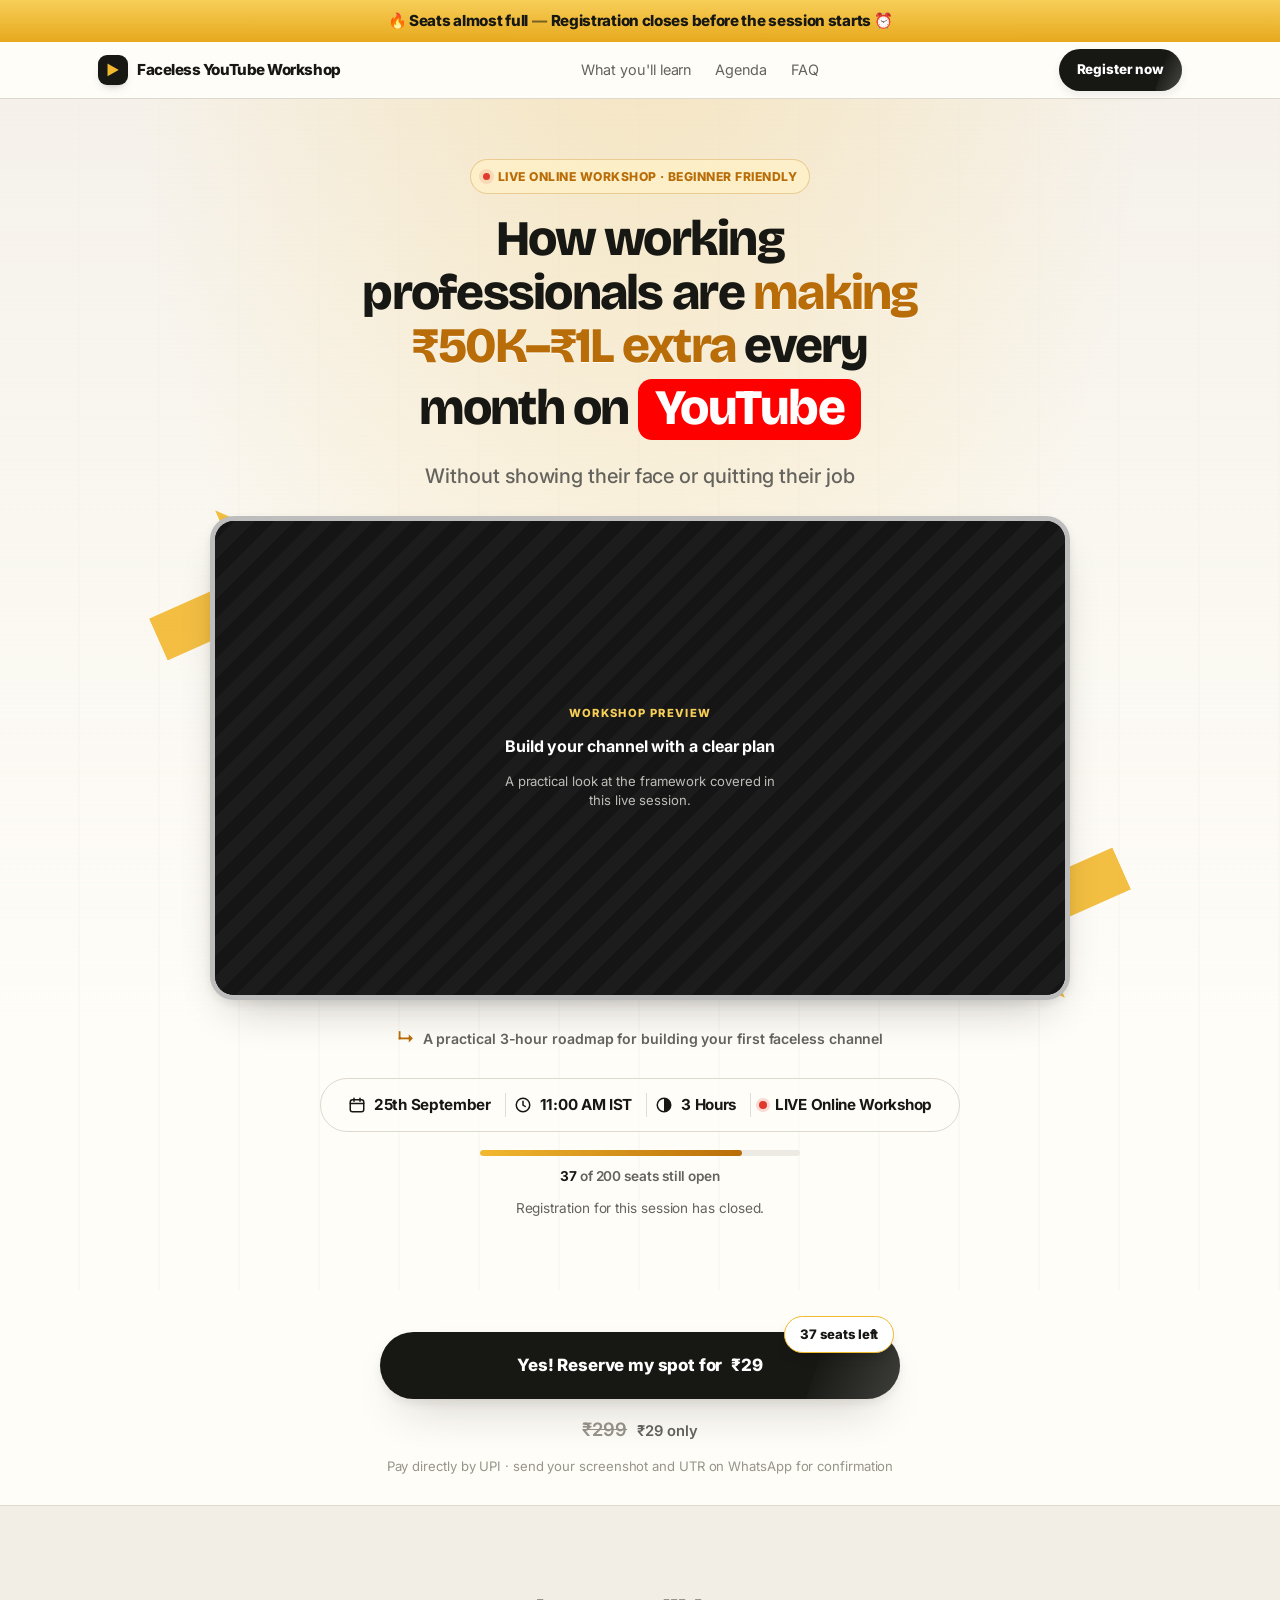
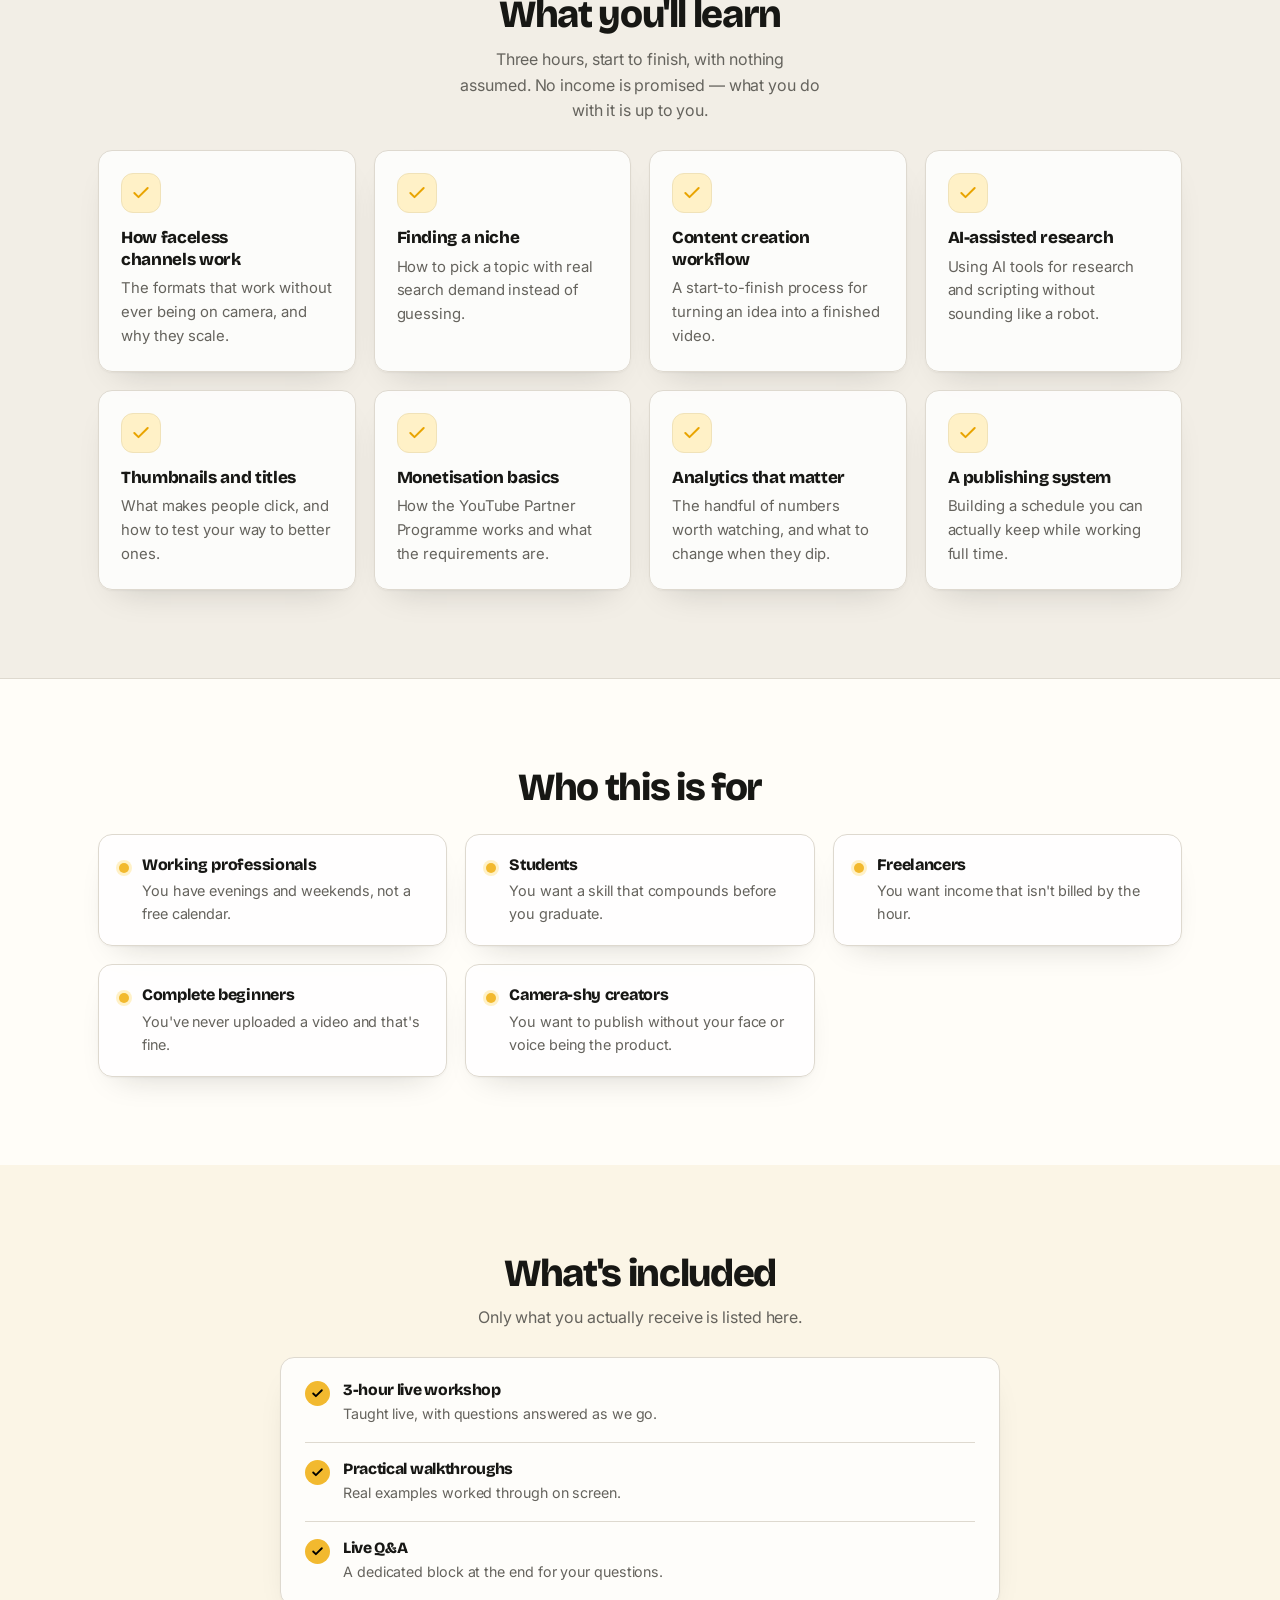
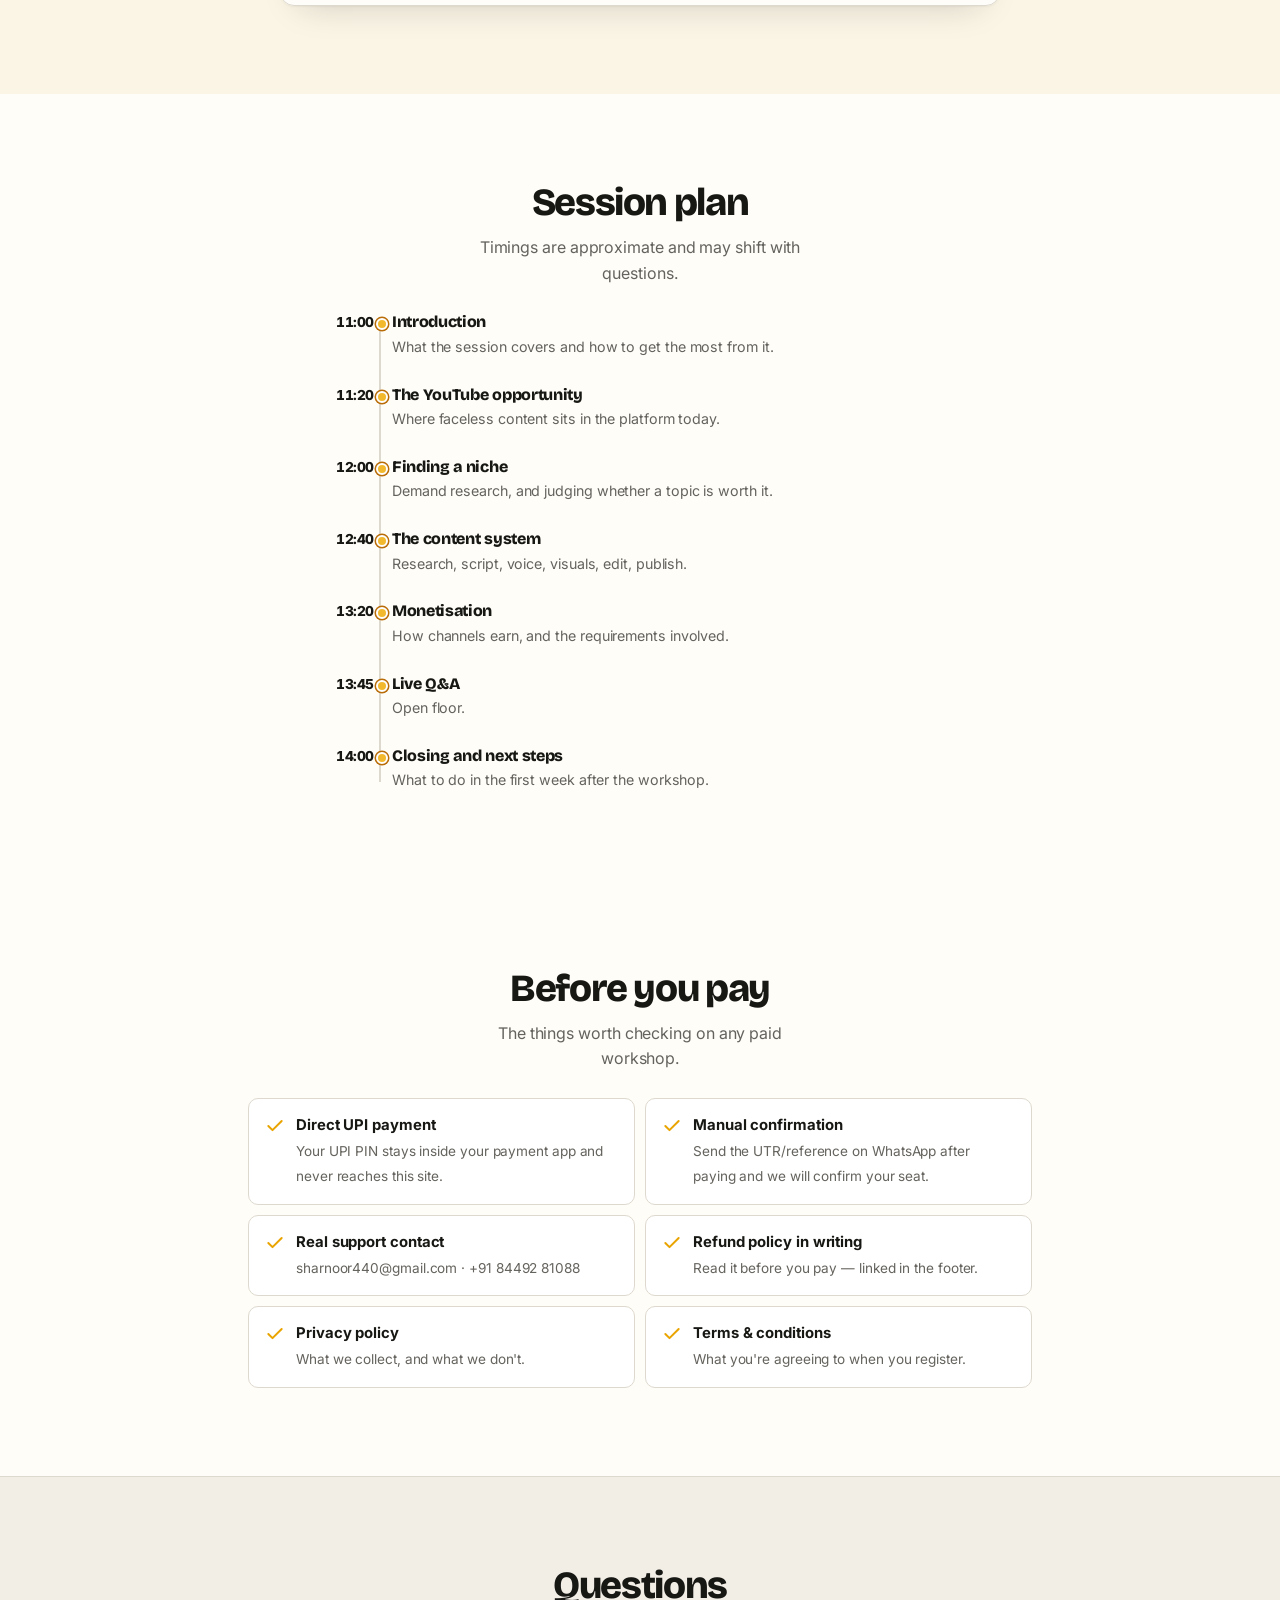
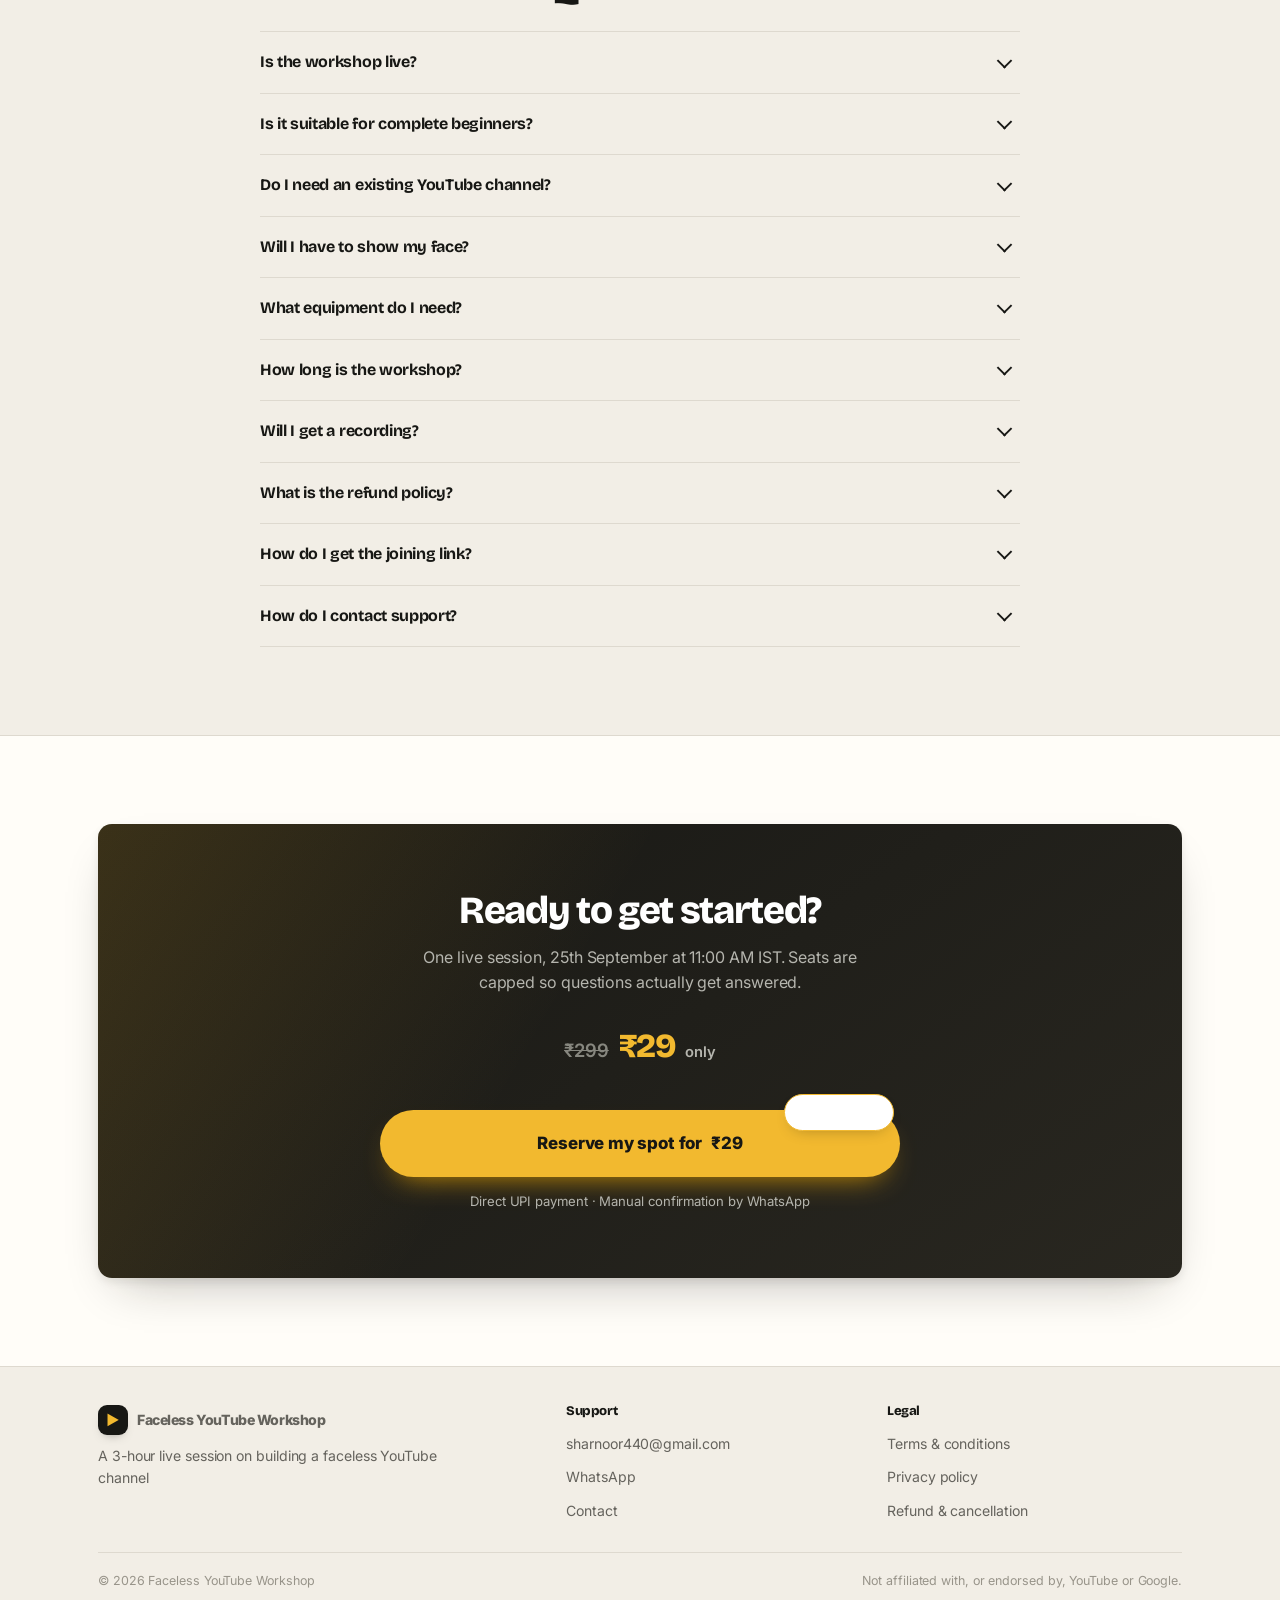
<file: index.html>
<!DOCTYPE html>
<html lang="en">
<head>
<meta charset="utf-8">
<meta name="viewport" content="width=device-width,initial-scale=1,viewport-fit=cover">
<title>Faceless YouTube Workshop — 3-hour live online session</title>
<meta name="description" content="A live 3-hour online workshop on building a faceless YouTube channel around a full-time job.">
<meta name="theme-color" content="#ffc42e">
<link rel="canonical" href="./index.html">

<!-- Open Graph / Twitter -->
<meta property="og:type" content="website">
<meta property="og:title" content="Faceless YouTube Workshop — 3-hour live online session">
<meta property="og:description" content="A live 3-hour online workshop on building a faceless YouTube channel around a full-time job.">
<meta name="twitter:card" content="summary_large_image">

<!-- Favicon: inline SVG, no extra request -->
<link rel="icon" href="data:image/svg+xml,<svg xmlns='http://www.w3.org/2000/svg' viewBox='0 0 100 100'><rect width='100' height='100' rx='22' fill='%23000'/><path d='M38 30l30 20-30 20z' fill='%23ffc42e'/></svg>">

<link rel="preconnect" href="https://fonts.googleapis.com">
<link rel="preconnect" href="https://fonts.gstatic.com" crossorigin>
<link rel="stylesheet" href="https://fonts.googleapis.com/css2?family=Bricolage+Grotesque:opsz,wght@12..96,700;12..96,800&family=Inter:wght@400;500;600;700;800&display=swap">
<link rel="stylesheet" href="css/style.css">
</head>
<body>

<!-- ===== announcement bar ===== -->
<div class="announce" id="announce" role="status"></div>

<!-- ===== nav ===== -->
<header class="nav">
  <div class="wrap nav__inner">
    <a class="brand" href="index.html">
      <span class="brand__mark" aria-hidden="true">▶</span>
      <span data-cfg="brandName">Workshop</span>
    </a>
    <nav class="nav__links" aria-label="Sections">
      <a href="#learn">What you'll learn</a>
      <a href="#agenda">Agenda</a>
      <a href="#faq">FAQ</a>
    </nav>
    <a class="btn btn--primary nav__cta" href="checkout.html" data-cta="nav">Register now</a>
  </div>
</header>

<main>

<!-- ===== hero ===== -->
<section class="hero">
  <div class="wrap">
    <p class="hero__eyebrow"><span class="hero__eyebrow-dot" aria-hidden="true"></span> Live online workshop · Beginner friendly</p>
    <h1>
      How working professionals are
      <span class="gold" data-cfg-hero-money>making ₹50K–₹1L extra</span>
      every month on <span class="yt">YouTube</span>
    </h1>
    <p class="hero__sub">Without showing their face or quitting their job</p>

    <!-- video preview, configured in js/config.js -->
    <div class="video-zone" aria-label="Workshop video preview">
      <div class="video" id="videoBox"></div>
    </div>

    <p class="hero__trust"><span aria-hidden="true">↳</span> A practical 3-hour roadmap for building your first faceless channel</p>

    <!-- date / time / duration / live -->
    <div class="facts">
      <span class="fact">
        <svg width="18" height="18" viewBox="0 0 24 24" fill="none" stroke="currentColor" stroke-width="2" stroke-linecap="round" aria-hidden="true"><rect x="3" y="5" width="18" height="16" rx="3"/><path d="M8 3v4M16 3v4M3 10h18"/></svg>
        <span data-cfg="workshopDate">—</span>
      </span>
      <span class="fact">
        <svg width="18" height="18" viewBox="0 0 24 24" fill="none" stroke="currentColor" stroke-width="2" stroke-linecap="round" aria-hidden="true"><circle cx="12" cy="12" r="9"/><path d="M12 7v5l3 2"/></svg>
        <span data-cfg="workshopTime">—</span>
      </span>
      <span class="fact">
        <svg width="18" height="18" viewBox="0 0 24 24" fill="none" stroke="currentColor" stroke-width="2" stroke-linecap="round" aria-hidden="true"><circle cx="12" cy="12" r="9"/><path d="M12 3a9 9 0 010 18z" fill="currentColor" stroke="none"/></svg>
        <span data-cfg="duration">—</span>
      </span>
      <span class="fact fact--live">
        <span class="dot" aria-hidden="true"></span>
        <span data-cfg="format">—</span>
      </span>
    </div>

    <!-- seats + genuine deadline (config-driven, never auto-resetting) -->
    <div class="hero__meta" id="heroMeta"></div>
  </div>
</section>

<!-- ===== primary CTA + rating ===== -->
<section class="wrap" style="padding-top:26px">
  <div class="cta-block">
    <span class="seat-chip" data-seat-chip hidden></span>
    <a class="btn btn--primary btn--lg" href="checkout.html" data-cta="hero">Yes! Reserve my spot for <span data-cfg="priceNow">₹29</span></a>
  </div>
  <div class="price" style="margin-top:16px">
    <span class="price__was" data-price-was hidden></span>
    <span class="price__tag"><span data-cfg="priceNow">₹29</span> only</span>
  </div>
  <p class="cta-note">Pay directly by UPI · send your screenshot and UTR on WhatsApp for confirmation</p>

  <div class="rating" id="ratingStrip" hidden></div>
</section>

<!-- ===== testimonials ===== -->
<section class="section" id="reviews" hidden>
  <div class="wrap">
    <div class="section__head section__head--center">
      <h2>What past attendees say</h2>
    </div>
  <div class="scroller" id="testimonials"></div>
    <p class="dev-note" id="testimonialNote" hidden></p>
  </div>
</section>

<!-- ===== what you'll learn ===== -->
<section class="section section--tint" id="learn">
  <div class="wrap">
    <div class="section__head section__head--center">
      <h2>What you'll learn</h2>
      <p>Three hours, start to finish, with nothing assumed. No income is promised — what you do with it is up to you.</p>
    </div>
    <div class="grid grid--2 grid--4" id="curriculum"></div>
  </div>
</section>

<!-- ===== who is this for ===== -->
<section class="section" id="who">
  <div class="wrap">
    <div class="section__head section__head--center">
      <h2>Who this is for</h2>
    </div>
    <div class="grid grid--2 grid--3" id="audience"></div>
  </div>
</section>

<!-- ===== what you get ===== -->
<section class="section section--gold" id="includes">
  <div class="wrap">
    <div class="section__head section__head--center">
      <h2>What's included</h2>
      <p>Only what you actually receive is listed here.</p>
    </div>
    <div class="incl-list" id="inclusions"></div>
  </div>
</section>

<!-- ===== agenda ===== -->
<section class="section" id="agenda">
  <div class="wrap">
    <div class="section__head section__head--center">
      <h2>Session plan</h2>
      <p>Timings are approximate and may shift with questions.</p>
    </div>
    <div class="agenda" id="agendaList"></div>
  </div>
</section>

<!-- ===== trust ===== -->
<section class="section" id="trust">
  <div class="wrap wrap--narrow">
    <div class="section__head section__head--center">
      <h2>Before you pay</h2>
      <p>The things worth checking on any paid workshop.</p>
    </div>
    <div class="trust" id="trustList"></div>
  </div>
</section>

<!-- ===== FAQ ===== -->
<section class="section section--tint" id="faq">
  <div class="wrap">
    <div class="section__head section__head--center">
      <h2>Questions</h2>
    </div>
    <div class="faq" id="faqList"></div>
  </div>
</section>

<!-- ===== final CTA ===== -->
<section class="section">
  <div class="wrap">
    <div class="final">
      <h2>Ready to get started?</h2>
      <p>One live session, <span data-cfg="workshopDate">—</span> at <span data-cfg="workshopTime">—</span>. Seats are capped so questions actually get answered.</p>
      <div class="price">
        <span class="price__was" data-price-was hidden></span>
        <span class="price__now" data-cfg="priceNow">₹29</span>
        <span class="price__tag" style="color:#b5b5ae">only</span>
      </div>
      <div class="cta-block">
        <span class="seat-chip" data-seat-chip hidden></span>
        <a class="btn btn--gold btn--lg" href="checkout.html" data-cta="final">Reserve my spot for <span data-cfg="priceNow">₹29</span></a>
      </div>
      <p class="final__meta">Direct UPI payment · Manual confirmation by WhatsApp</p>
    </div>
  </div>
</section>

</main>

<!-- ===== footer ===== -->
<footer class="foot">
  <div class="wrap">
    <div class="foot__grid">
      <div class="foot__about">
        <a class="brand" href="index.html"><span class="brand__mark" aria-hidden="true">▶</span><span data-cfg="brandName">Workshop</span></a>
        <p data-cfg="tagline"></p>
      </div>
      <div>
        <h4>Support</h4>
        <ul>
          <li><a href="#" data-cfg-link="email"></a></li>
          <li><a href="#" data-cfg-link="whatsapp">WhatsApp</a></li>
          <li><a href="contact.html">Contact</a></li>
        </ul>
      </div>
      <div>
        <h4>Legal</h4>
        <ul>
          <li><a href="terms.html">Terms &amp; conditions</a></li>
          <li><a href="privacy.html">Privacy policy</a></li>
          <li><a href="refund.html">Refund &amp; cancellation</a></li>
        </ul>
      </div>
    </div>
    <div class="foot__legal">
      <span>© <span id="year"></span> <span data-cfg="businessName"></span></span>
      <span>Not affiliated with, or endorsed by, YouTube or Google.</span>
    </div>
  </div>
</footer>

<!-- ===== sticky mobile bar ===== -->
<div class="sticky" id="stickyBar">
  <span class="sticky__chip" data-seat-chip hidden></span>
  <div class="sticky__price">
    <span class="row">
      <span class="was" data-price-was hidden></span>
      <span class="now"><span data-cfg="priceNow">₹29</span>/- only</span>
    </span>
    <span class="when">On <span data-cfg="workshopDate">—</span> at <span data-cfg="workshopTime">—</span></span>
  </div>
  <a class="btn btn--primary" href="checkout.html" data-cta="sticky">Register now</a>
</div>

<!-- Schema.org: describes the real event only -->
<script type="application/ld+json" id="eventSchema"></script>

<script src="js/config.js"></script>
<script src="js/main.js?v=2" defer></script>
</body>
</html>
</file>
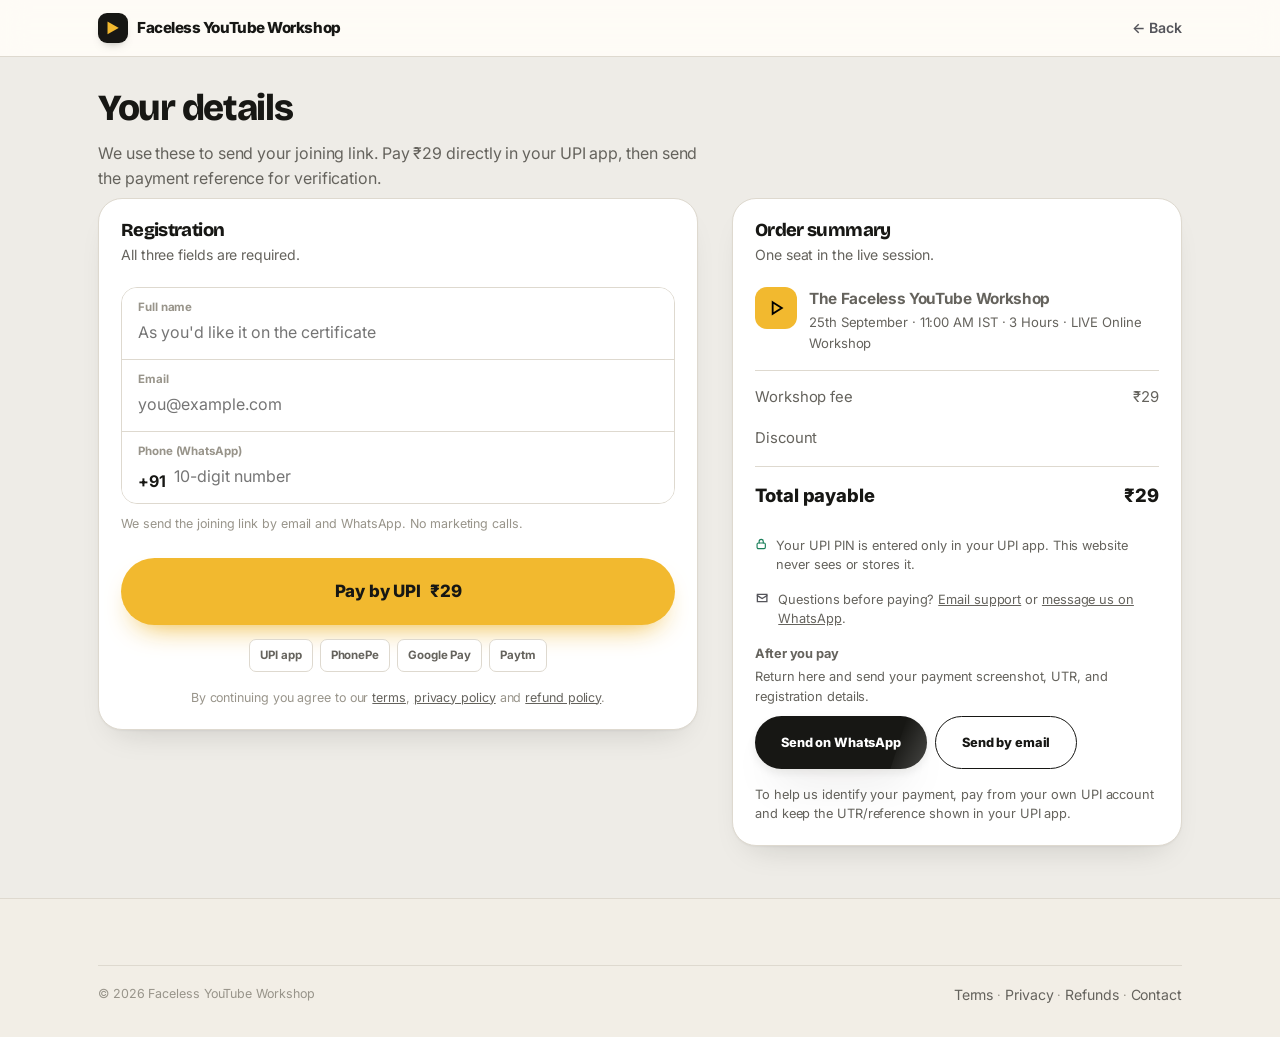
<file: checkout.html>
<!DOCTYPE html>
<html lang="en">
<head>
<meta charset="utf-8">
<meta name="viewport" content="width=device-width,initial-scale=1,viewport-fit=cover">
<title>Register — Faceless YouTube Workshop</title>
<meta name="description" content="Register for the live workshop and pay securely by UPI.">
<meta name="robots" content="noindex">
<meta name="theme-color" content="#ffffff">
<link rel="icon" href="data:image/svg+xml,<svg xmlns='http://www.w3.org/2000/svg' viewBox='0 0 100 100'><rect width='100' height='100' rx='22' fill='%23000'/><path d='M38 30l30 20-30 20z' fill='%23ffc42e'/></svg>">
<link rel="preconnect" href="https://fonts.googleapis.com">
<link rel="preconnect" href="https://fonts.gstatic.com" crossorigin>
<link rel="stylesheet" href="https://fonts.googleapis.com/css2?family=Bricolage+Grotesque:opsz,wght@12..96,700;12..96,800&family=Inter:wght@400;500;600;700;800&display=swap">
<link rel="stylesheet" href="css/style.css">
</head>
<body class="page-grey">

<header class="nav">
  <div class="wrap nav__inner">
    <a class="brand" href="index.html">
      <span class="brand__mark" aria-hidden="true">▶</span>
      <span data-cfg="brandName">Workshop</span>
    </a>
    <a href="index.html" style="font-size:.88rem;font-weight:600;text-decoration:none;color:#54545a">← Back</a>
  </div>
</header>

<main class="wrap">
  <div class="page-head">
    <h1>Your details</h1>
    <p>We use these to send your joining link. Pay ₹29 directly in your UPI app, then send the payment reference for verification.</p>
  </div>

  <div class="checkout">

    <!-- ===== form ===== -->
    <section class="panel">
      <h2>Registration</h2>
      <p class="panel__sub">All three fields are required.</p>

      <div class="notice" id="setupNotice" hidden>
        <b>Payment is not configured yet</b>
        Add your UPI ID to <code>upiId</code> in <code>js/config.js</code> before publishing. Until then this button stays disabled.
      </div>

      <form id="regForm" novalidate>
        <div class="fieldset">
          <div class="field" id="f-name">
            <label for="name">Full name</label>
            <input id="name" name="name" type="text" autocomplete="name" placeholder="As you'd like it on the certificate" required>
            <p class="msg" id="m-name">Enter your full name.</p>
          </div>

          <div class="field" id="f-email">
            <label for="email">Email</label>
            <input id="email" name="email" type="email" inputmode="email" autocomplete="email" placeholder="you@example.com" required>
            <p class="msg" id="m-email">Enter a valid email address — your joining link goes here.</p>
          </div>

          <div class="field field--phone" id="f-phone">
            <label for="phone">Phone (WhatsApp)</label>
            <div class="wrap-inline">
              <span class="cc">+91</span>
              <input id="phone" name="phone" type="tel" inputmode="numeric" autocomplete="tel-national" maxlength="10" placeholder="10-digit number" required>
            </div>
            <p class="msg" id="m-phone">Enter a 10-digit Indian mobile number.</p>
          </div>
        </div>
        <p class="hint">We send the joining link by email and WhatsApp. No marketing calls.</p>

        <!-- coupon -->
        <div id="couponWrap" hidden>
          <label for="coupon" style="display:block;font-size:.85rem;font-weight:700;margin-top:22px">Coupon code (optional)</label>
          <div class="coupon">
            <input id="coupon" type="text" autocomplete="off" placeholder="Enter code">
            <button class="btn btn--ghost" type="button" id="applyCoupon">Apply</button>
          </div>
          <p class="coupon__msg" id="couponMsg"></p>
        </div>

        <button class="btn btn--gold btn--lg btn--block" type="submit" id="payBtn" style="margin-top:24px">
          Pay by UPI <span data-cfg="priceNow">₹29</span>
        </button>

        <div class="methods" id="methods">
          <span>UPI app</span><span>PhonePe</span><span>Google Pay</span><span>Paytm</span>
        </div>

        <p class="fineprint">
          By continuing you agree to our
          <a href="terms.html">terms</a>, <a href="privacy.html">privacy policy</a>
          and <a href="refund.html">refund policy</a>.
        </p>
      </form>
    </section>

    <!-- ===== order summary ===== -->
    <aside class="panel" aria-label="Order summary">
      <h2>Order summary</h2>
      <p class="panel__sub">One seat in the live session.</p>

      <div class="summary__item">
        <span class="badge" aria-hidden="true">
          <svg width="20" height="20" viewBox="0 0 24 24" fill="none" stroke="#000" stroke-width="2.2" stroke-linecap="round"><path d="M8 5l11 7-11 7z"/></svg>
        </span>
        <span>
          <b data-cfg="workshopName">Workshop</b>
          <span id="sumWhen"></span>
        </span>
      </div>

      <div class="summary__row"><span>Workshop fee</span><span id="sumBase"></span></div>
      <div class="summary__row" id="sumDiscountRow" hidden><span>Discount</span><span class="off" id="sumDiscount"></span></div>
      <div class="summary__row total"><span>Total payable</span><span id="sumTotal"></span></div>

      <div class="secure">
        <svg width="16" height="16" viewBox="0 0 24 24" fill="none" stroke="#1a7f5a" stroke-width="2.2" stroke-linecap="round" stroke-linejoin="round" aria-hidden="true"><rect x="4" y="10" width="16" height="11" rx="2.5"/><path d="M8 10V7a4 4 0 018 0v3"/></svg>
        <span>Your UPI PIN is entered only in your UPI app. This website never sees or stores it.</span>
      </div>

      <div class="secure">
        <svg width="16" height="16" viewBox="0 0 24 24" fill="none" stroke="#54545a" stroke-width="2.2" stroke-linecap="round" aria-hidden="true"><path d="M4 6h16v12H4z"/><path d="M4 8l8 5 8-5"/></svg>
        <span>Questions before paying? <a href="#" data-cfg-link="email">Email support</a> or <a href="#" data-cfg-link="whatsapp">message us on WhatsApp</a>.</span>
      </div>

      <div class="secure" id="upiNextStep" hidden>
        <div>
          <b>After you pay</b>
          <span style="display:block;margin-top:4px">Return here and send your payment screenshot, UTR, and registration details.</span>
          <div style="display:flex;flex-wrap:wrap;gap:8px;margin-top:10px">
            <a class="btn btn--primary" id="upiConfirmLink" href="#" target="_blank" rel="noopener">Send on WhatsApp</a>
            <a class="btn btn--ghost" id="upiEmailLink" href="#">Send by email</a>
          </div>
        </div>
      </div>

      <div class="secure">
        <span>To help us identify your payment, pay from your own UPI account and keep the UTR/reference shown in your UPI app.</span>
      </div>
    </aside>

  </div>
</main>

<footer class="foot">
  <div class="wrap">
    <div class="foot__legal">
      <span>© <span id="year"></span> <span data-cfg="businessName"></span></span>
      <span>
        <a href="terms.html">Terms</a> ·
        <a href="privacy.html">Privacy</a> ·
        <a href="refund.html">Refunds</a> ·
        <a href="contact.html">Contact</a>
      </span>
    </div>
  </div>
</footer>

<script src="js/config.js"></script>
<script src="js/checkout.js" defer></script>
</body>
</html>
</file>
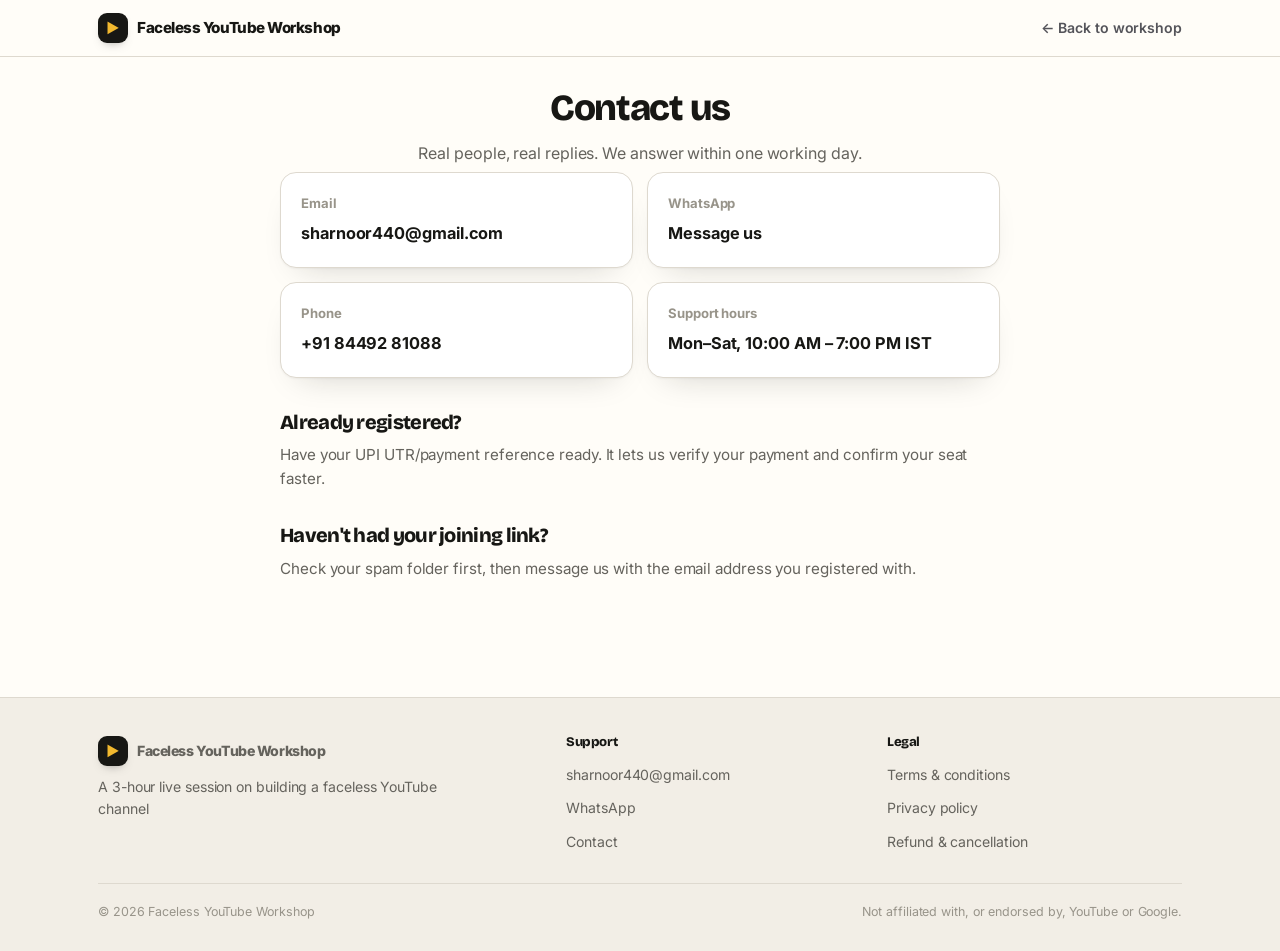
<file: contact.html>
<!DOCTYPE html>
<html lang="en">
<head>
<meta charset="utf-8">
<meta name="viewport" content="width=device-width,initial-scale=1,viewport-fit=cover">
<title>Contact us — Workshop</title>
<meta name="description" content="Email, WhatsApp and phone support for the workshop.">
<link rel="icon" href="data:image/svg+xml,<svg xmlns='http://www.w3.org/2000/svg' viewBox='0 0 100 100'><rect width='100' height='100' rx='22' fill='%23000'/><path d='M38 30l30 20-30 20z' fill='%23ffc42e'/></svg>">
<link rel="preconnect" href="https://fonts.googleapis.com">
<link rel="preconnect" href="https://fonts.gstatic.com" crossorigin>
<link rel="stylesheet" href="https://fonts.googleapis.com/css2?family=Bricolage+Grotesque:opsz,wght@12..96,700;12..96,800&family=Inter:wght@400;500;600;700;800&display=swap">
<link rel="stylesheet" href="css/style.css">
</head>
<body>

<header class="nav">
  <div class="wrap nav__inner">
    <a class="brand" href="index.html"><span class="brand__mark" aria-hidden="true">&#9654;</span><span data-cfg="brandName">Workshop</span></a>
    <a href="index.html" style="font-size:.88rem;font-weight:600;text-decoration:none;color:#54545a">&larr; Back to workshop</a>
  </div>
</header>

<main class="wrap">

  <div class="page-head" style="text-align:center">
    <h1>Contact us</h1>
    <p style="margin-inline:auto">Real people, real replies. We answer within one working day.</p>
  </div>
  <div style="padding-bottom:56px">
    <div class="contact-grid">
      <div class="contact-card">
        <b>Email</b>
        <a href="#" data-cfg-link="email"></a>
      </div>
      <div class="contact-card">
        <b>WhatsApp</b>
        <a href="#" data-cfg-link="whatsapp">Message us</a>
      </div>
      <div class="contact-card">
        <b>Phone</b>
        <a href="#" data-cfg-link="phone"></a>
      </div>
      <div class="contact-card">
        <b>Support hours</b>
        <p id="hours"></p>
      </div>
    </div>

    <div class="legal" style="margin-top:34px">
      <h2>Already registered?</h2>
      <p>Have your UPI UTR/payment reference ready. It lets us verify your payment and confirm your seat faster.</p>
      <h2>Haven't had your joining link?</h2>
      <p>Check your spam folder first, then message us with the email address you registered with.</p>
    </div>
  </div>

</main>

<footer class="foot">
  <div class="wrap">
    <div class="foot__grid">
      <div class="foot__about">
        <a class="brand" href="index.html"><span class="brand__mark" aria-hidden="true">&#9654;</span><span data-cfg="brandName">Workshop</span></a>
        <p data-cfg="tagline"></p>
      </div>
      <div>
        <h4>Support</h4>
        <ul>
          <li><a href="#" data-cfg-link="email"></a></li>
          <li><a href="#" data-cfg-link="whatsapp">WhatsApp</a></li>
          <li><a href="contact.html">Contact</a></li>
        </ul>
      </div>
      <div>
        <h4>Legal</h4>
        <ul>
          <li><a href="terms.html">Terms &amp; conditions</a></li>
          <li><a href="privacy.html">Privacy policy</a></li>
          <li><a href="refund.html">Refund &amp; cancellation</a></li>
        </ul>
      </div>
    </div>
    <div class="foot__legal">
      <span>&copy; <span id="year"></span> <span data-cfg="businessName"></span></span>
      <span>Not affiliated with, or endorsed by, YouTube or Google.</span>
    </div>
  </div>
</footer>

<script src="js/config.js"></script>
<script>
(function(){
  var C = window.CONFIG || {};
  Array.prototype.forEach.call(document.querySelectorAll("[data-cfg]"),function(el){
    var v=C[el.getAttribute("data-cfg")]; if(v) el.textContent=v;
  });
  Array.prototype.forEach.call(document.querySelectorAll("[data-cfg-link]"),function(el){
    var t=el.getAttribute("data-cfg-link");
    if(t==="email"&&C.supportEmail){el.href="mailto:"+C.supportEmail;el.textContent=C.supportEmail;}
    else if(t==="whatsapp"){ if(C.whatsappNumber) el.href="https://wa.me/"+C.whatsappNumber; else el.remove(); }
    else if(t==="phone"&&C.supportPhone){el.href="tel:"+String(C.supportPhone).replace(/\s/g,"");el.textContent=C.supportPhone;}
  });
  var y=document.getElementById("year"); if(y) y.textContent=new Date().getFullYear();
  var h=document.getElementById("hours"); if(h&&C.supportHours) h.textContent=C.supportHours;
})();
</script>
</body>
</html>
</file>
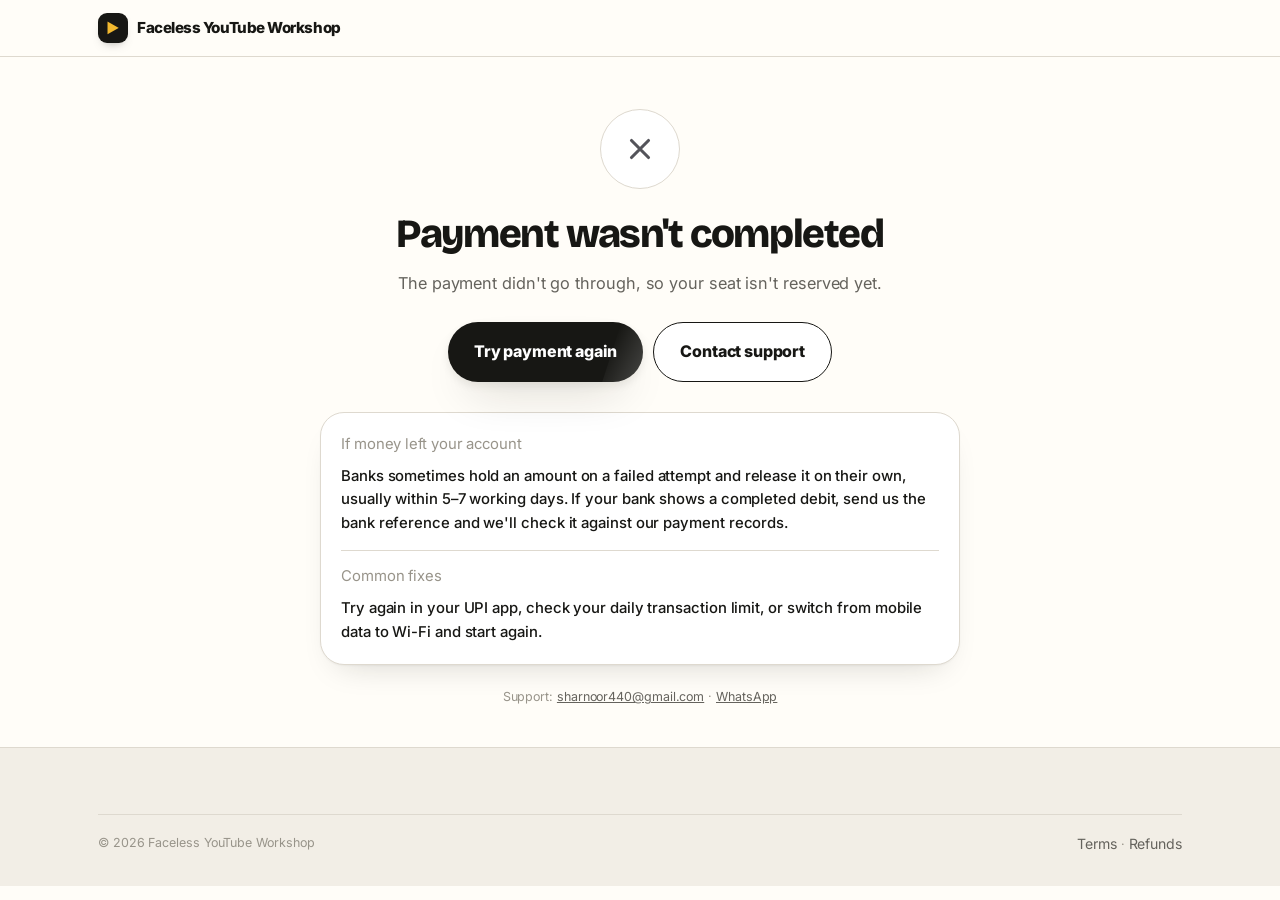
<file: failed.html>
<!DOCTYPE html>
<html lang="en">
<head>
<meta charset="utf-8">
<meta name="viewport" content="width=device-width,initial-scale=1,viewport-fit=cover">
<title>Payment not completed — Faceless YouTube Workshop</title>
<meta name="robots" content="noindex">
<link rel="icon" href="data:image/svg+xml,<svg xmlns='http://www.w3.org/2000/svg' viewBox='0 0 100 100'><rect width='100' height='100' rx='22' fill='%23000'/><path d='M38 30l30 20-30 20z' fill='%23ffc42e'/></svg>">
<link rel="preconnect" href="https://fonts.googleapis.com">
<link rel="preconnect" href="https://fonts.gstatic.com" crossorigin>
<link rel="stylesheet" href="https://fonts.googleapis.com/css2?family=Bricolage+Grotesque:opsz,wght@12..96,700;12..96,800&family=Inter:wght@400;500;600;700;800&display=swap">
<link rel="stylesheet" href="css/style.css">
</head>
<body>

<header class="nav">
  <div class="wrap nav__inner">
    <a class="brand" href="index.html"><span class="brand__mark" aria-hidden="true">▶</span><span data-cfg="brandName">Workshop</span></a>
  </div>
</header>

<main class="wrap">
  <div class="status">
    <div class="status__icon status__icon--no" aria-hidden="true">
      <svg width="34" height="34" viewBox="0 0 24 24" fill="none" stroke="#54545a" stroke-width="2.2" stroke-linecap="round"><path d="M18 6L6 18M6 6l12 12"/></svg>
    </div>
    <h1>Payment wasn't completed</h1>
    <p class="status__lead" id="lead">The payment didn't go through, so your seat isn't reserved yet.</p>

    <div class="status__actions">
      <a class="btn btn--primary" href="checkout.html">Try payment again</a>
      <a class="btn btn--ghost" href="contact.html">Contact support</a>
    </div>

    <div class="details">
      <div class="details__row" style="display:block">
        <span style="display:block;margin-bottom:8px">If money left your account</span>
        <b style="display:block;text-align:left;font-weight:500;line-height:1.6">
          Banks sometimes hold an amount on a failed attempt and release it on their own, usually within 5–7 working days.
          If your bank shows a completed debit, send us the bank reference and we'll check it against our payment records.
        </b>
      </div>
      <div class="details__row" style="display:block">
        <span style="display:block;margin-bottom:8px">Common fixes</span>
        <b style="display:block;text-align:left;font-weight:500;line-height:1.6">
          Try again in your UPI app, check your daily transaction limit, or switch from mobile data to Wi-Fi and start again.
        </b>
      </div>
    </div>

    <p class="fineprint" style="margin-top:22px">
      Support: <a href="#" data-cfg-link="email"></a>
      <span id="waSep" hidden> · </span><a href="#" data-cfg-link="whatsapp" id="waLink">WhatsApp</a>
    </p>
  </div>
</main>

<footer class="foot">
  <div class="wrap">
    <div class="foot__legal">
      <span>© <span id="year"></span> <span data-cfg="businessName"></span></span>
      <span><a href="terms.html">Terms</a> · <a href="refund.html">Refunds</a></span>
    </div>
  </div>
</footer>

<script src="js/config.js"></script>
<script>
(function(){
  var C = window.CONFIG || {};
  Array.prototype.forEach.call(document.querySelectorAll("[data-cfg]"),function(el){
    var v=C[el.getAttribute("data-cfg")]; if(v) el.textContent=v;
  });
  Array.prototype.forEach.call(document.querySelectorAll("[data-cfg-link]"),function(el){
    var t=el.getAttribute("data-cfg-link");
    if(t==="email"&&C.supportEmail){el.href="mailto:"+C.supportEmail;el.textContent=C.supportEmail;}
    else if(t==="whatsapp"){ if(C.whatsappNumber){el.href="https://wa.me/"+C.whatsappNumber;document.getElementById("waSep").hidden=false;} else el.remove(); }
  });
  document.getElementById("year").textContent=new Date().getFullYear();

  var reason=new URLSearchParams(location.search).get("reason");
  if(reason==="cancelled"){
    document.getElementById("lead").textContent =
      "You closed the payment window before finishing, so nothing was charged and your seat isn't reserved yet.";
  }
})();
</script>
</body>
</html>
</file>
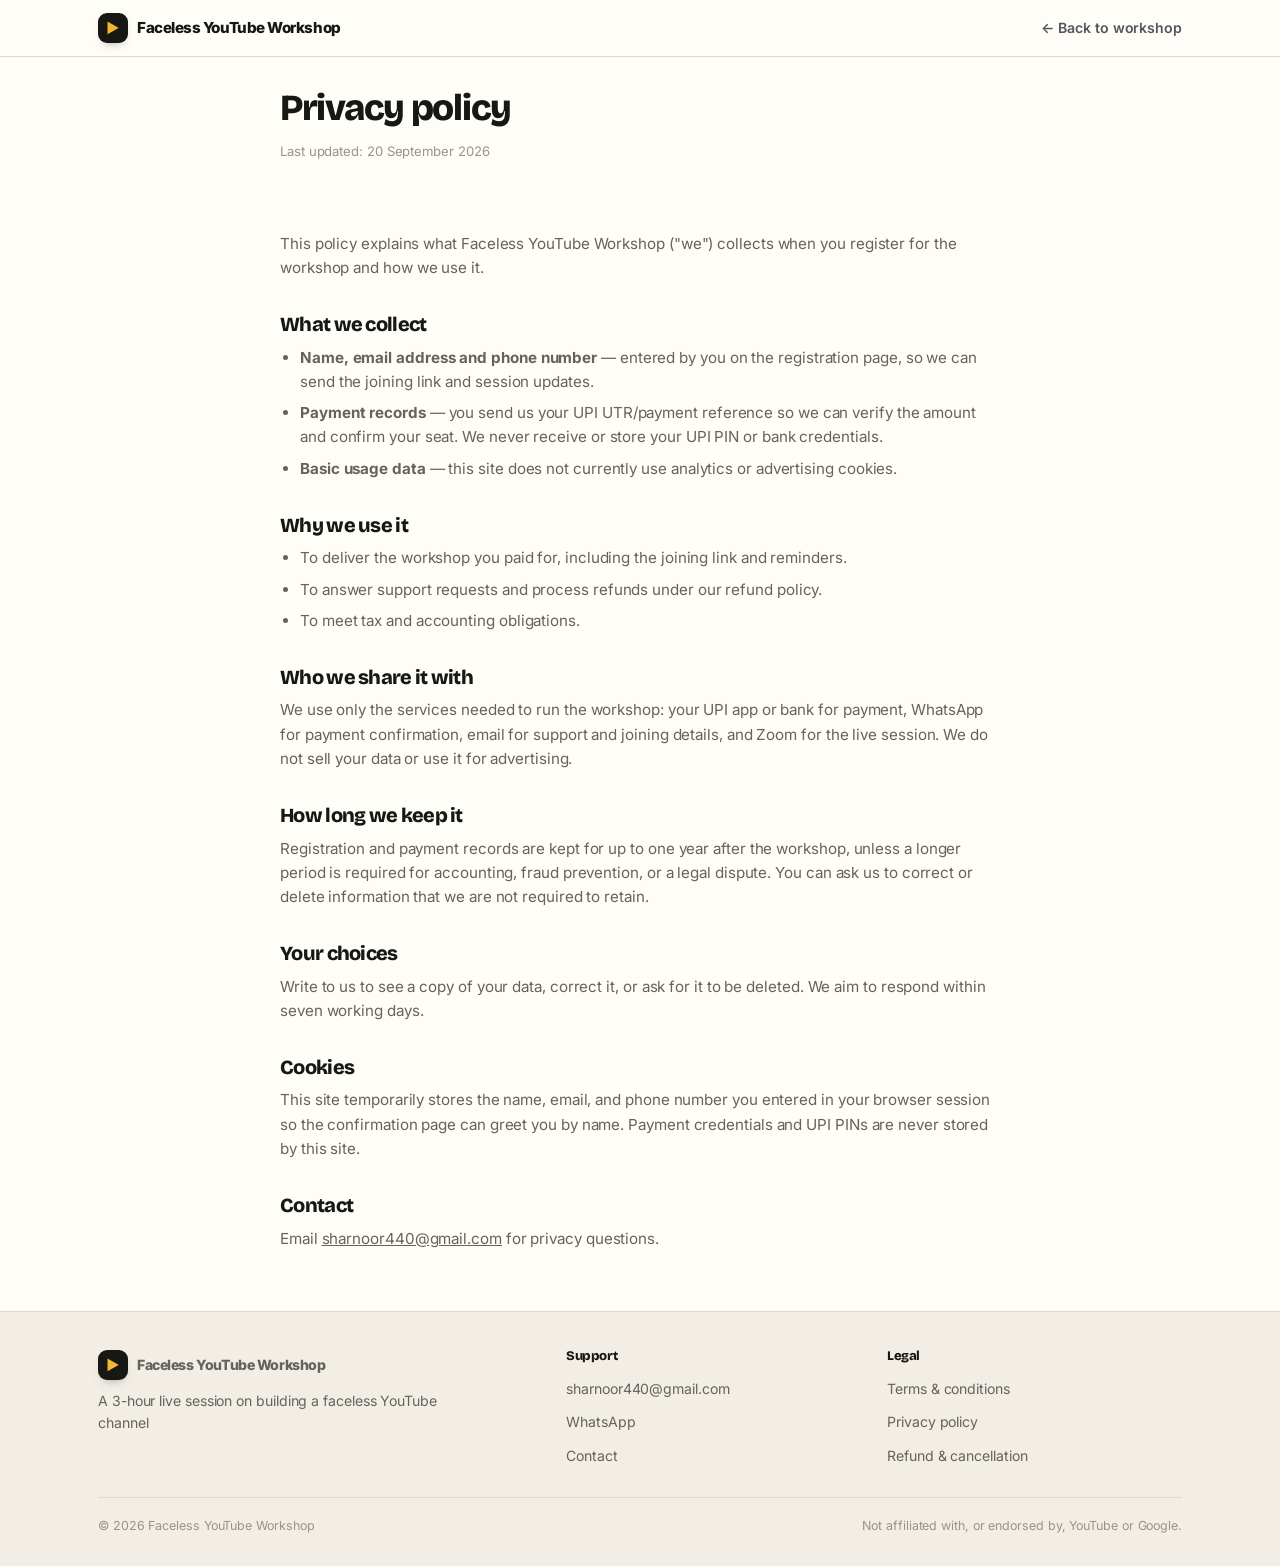
<file: privacy.html>
<!DOCTYPE html>
<html lang="en">
<head>
<meta charset="utf-8">
<meta name="viewport" content="width=device-width,initial-scale=1,viewport-fit=cover">
<title>Privacy policy — Workshop</title>
<meta name="description" content="How we handle your data when you register for the workshop.">
<link rel="icon" href="data:image/svg+xml,<svg xmlns='http://www.w3.org/2000/svg' viewBox='0 0 100 100'><rect width='100' height='100' rx='22' fill='%23000'/><path d='M38 30l30 20-30 20z' fill='%23ffc42e'/></svg>">
<link rel="preconnect" href="https://fonts.googleapis.com">
<link rel="preconnect" href="https://fonts.gstatic.com" crossorigin>
<link rel="stylesheet" href="https://fonts.googleapis.com/css2?family=Bricolage+Grotesque:opsz,wght@12..96,700;12..96,800&family=Inter:wght@400;500;600;700;800&display=swap">
<link rel="stylesheet" href="css/style.css">
</head>
<body>

<header class="nav">
  <div class="wrap nav__inner">
    <a class="brand" href="index.html"><span class="brand__mark" aria-hidden="true">&#9654;</span><span data-cfg="brandName">Workshop</span></a>
    <a href="index.html" style="font-size:.88rem;font-weight:600;text-decoration:none;color:#54545a">&larr; Back to workshop</a>
  </div>
</header>

<main class="wrap">

  <div class="page-head legal">
    <h1>Privacy policy</h1>
    <p class="updated">Last updated: 20 September 2026</p>
  </div>
  <div class="legal">
    <p>This policy explains what Faceless YouTube Workshop ("we") collects when you register for the workshop and how we use it.</p>

    <h2>What we collect</h2>
    <ul>
      <li><b>Name, email address and phone number</b> — entered by you on the registration page, so we can send the joining link and session updates.</li>
      <li><b>Payment records</b> — you send us your UPI UTR/payment reference so we can verify the amount and confirm your seat. We never receive or store your UPI PIN or bank credentials.</li>
      <li><b>Basic usage data</b> — this site does not currently use analytics or advertising cookies.</li>
    </ul>

    <h2>Why we use it</h2>
    <ul>
      <li>To deliver the workshop you paid for, including the joining link and reminders.</li>
      <li>To answer support requests and process refunds under our refund policy.</li>
      <li>To meet tax and accounting obligations.</li>
    </ul>

    <h2>Who we share it with</h2>
    <p>We use only the services needed to run the workshop: your UPI app or bank for payment, WhatsApp for payment confirmation, email for support and joining details, and Zoom for the live session. We do not sell your data or use it for advertising.</p>

    <h2>How long we keep it</h2>
    <p>Registration and payment records are kept for up to one year after the workshop, unless a longer period is required for accounting, fraud prevention, or a legal dispute. You can ask us to correct or delete information that we are not required to retain.</p>

    <h2>Your choices</h2>
    <p>Write to us to see a copy of your data, correct it, or ask for it to be deleted. We aim to respond within seven working days.</p>

    <h2>Cookies</h2>
    <p>This site temporarily stores the name, email, and phone number you entered in your browser session so the confirmation page can greet you by name. Payment credentials and UPI PINs are never stored by this site.</p>

    <h2>Contact</h2>
    <p>Email <a href="#" data-cfg-link="email">our support team</a> for privacy questions.</p>
  </div>

</main>

<footer class="foot">
  <div class="wrap">
    <div class="foot__grid">
      <div class="foot__about">
        <a class="brand" href="index.html"><span class="brand__mark" aria-hidden="true">&#9654;</span><span data-cfg="brandName">Workshop</span></a>
        <p data-cfg="tagline"></p>
      </div>
      <div>
        <h4>Support</h4>
        <ul>
          <li><a href="#" data-cfg-link="email"></a></li>
          <li><a href="#" data-cfg-link="whatsapp">WhatsApp</a></li>
          <li><a href="contact.html">Contact</a></li>
        </ul>
      </div>
      <div>
        <h4>Legal</h4>
        <ul>
          <li><a href="terms.html">Terms &amp; conditions</a></li>
          <li><a href="privacy.html">Privacy policy</a></li>
          <li><a href="refund.html">Refund &amp; cancellation</a></li>
        </ul>
      </div>
    </div>
    <div class="foot__legal">
      <span>&copy; <span id="year"></span> <span data-cfg="businessName"></span></span>
      <span>Not affiliated with, or endorsed by, YouTube or Google.</span>
    </div>
  </div>
</footer>

<script src="js/config.js"></script>
<script>
(function(){
  var C = window.CONFIG || {};
  Array.prototype.forEach.call(document.querySelectorAll("[data-cfg]"),function(el){
    var v=C[el.getAttribute("data-cfg")]; if(v) el.textContent=v;
  });
  Array.prototype.forEach.call(document.querySelectorAll("[data-cfg-link]"),function(el){
    var t=el.getAttribute("data-cfg-link");
    if(t==="email"&&C.supportEmail){el.href="mailto:"+C.supportEmail;el.textContent=C.supportEmail;}
    else if(t==="whatsapp"){ if(C.whatsappNumber) el.href="https://wa.me/"+C.whatsappNumber; else el.remove(); }
    else if(t==="phone"&&C.supportPhone){el.href="tel:"+String(C.supportPhone).replace(/\s/g,"");el.textContent=C.supportPhone;}
  });
  var y=document.getElementById("year"); if(y) y.textContent=new Date().getFullYear();
  var h=document.getElementById("hours"); if(h&&C.supportHours) h.textContent=C.supportHours;
})();
</script>
</body>
</html>
</file>
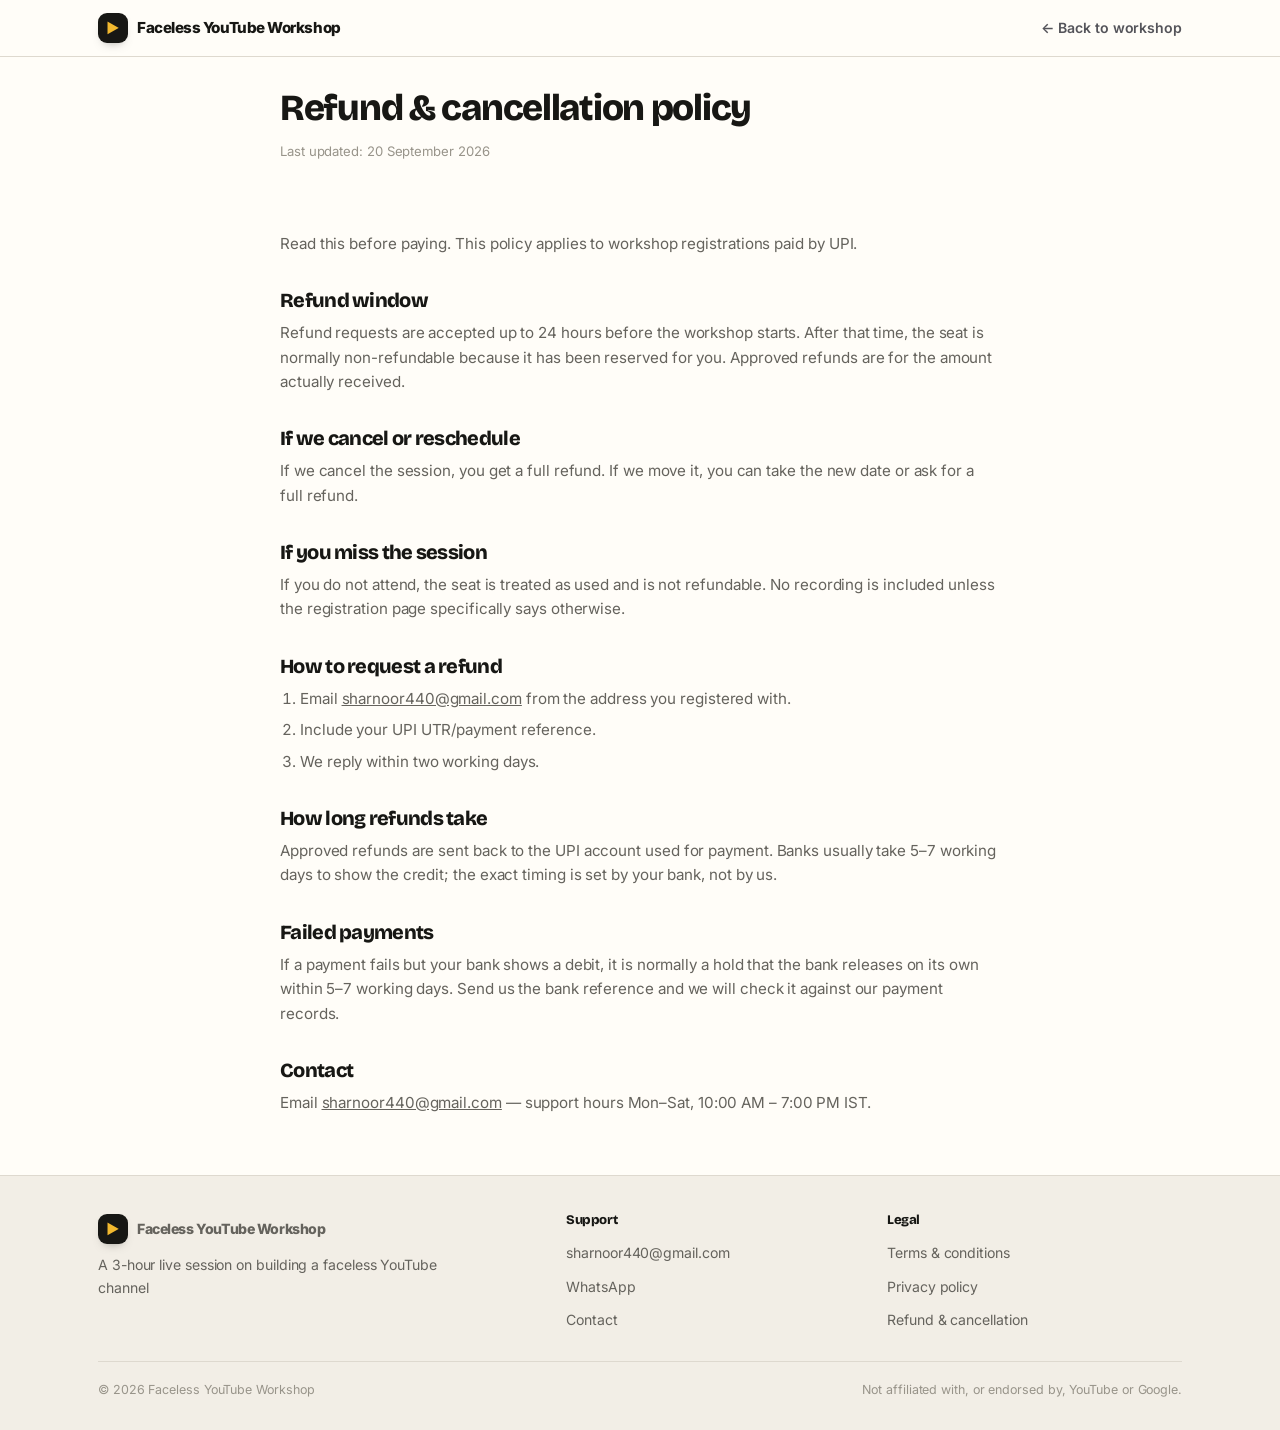
<file: refund.html>
<!DOCTYPE html>
<html lang="en">
<head>
<meta charset="utf-8">
<meta name="viewport" content="width=device-width,initial-scale=1,viewport-fit=cover">
<title>Refund & cancellation policy — Workshop</title>
<meta name="description" content="Our refund and cancellation terms.">
<link rel="icon" href="data:image/svg+xml,<svg xmlns='http://www.w3.org/2000/svg' viewBox='0 0 100 100'><rect width='100' height='100' rx='22' fill='%23000'/><path d='M38 30l30 20-30 20z' fill='%23ffc42e'/></svg>">
<link rel="preconnect" href="https://fonts.googleapis.com">
<link rel="preconnect" href="https://fonts.gstatic.com" crossorigin>
<link rel="stylesheet" href="https://fonts.googleapis.com/css2?family=Bricolage+Grotesque:opsz,wght@12..96,700;12..96,800&family=Inter:wght@400;500;600;700;800&display=swap">
<link rel="stylesheet" href="css/style.css">
</head>
<body>

<header class="nav">
  <div class="wrap nav__inner">
    <a class="brand" href="index.html"><span class="brand__mark" aria-hidden="true">&#9654;</span><span data-cfg="brandName">Workshop</span></a>
    <a href="index.html" style="font-size:.88rem;font-weight:600;text-decoration:none;color:#54545a">&larr; Back to workshop</a>
  </div>
</header>

<main class="wrap">

  <div class="page-head legal">
    <h1>Refund &amp; cancellation policy</h1>
    <p class="updated">Last updated: 20 September 2026</p>
  </div>
  <div class="legal">
    <p>Read this before paying. This policy applies to workshop registrations paid by UPI.</p>

    <h2>Refund window</h2>
    <p>Refund requests are accepted up to 24 hours before the workshop starts. After that time, the seat is normally non-refundable because it has been reserved for you. Approved refunds are for the amount actually received.</p>

    <h2>If we cancel or reschedule</h2>
    <p>If we cancel the session, you get a full refund. If we move it, you can take the new date or ask for a full refund.</p>

    <h2>If you miss the session</h2>
    <p>If you do not attend, the seat is treated as used and is not refundable. No recording is included unless the registration page specifically says otherwise.</p>

    <h2>How to request a refund</h2>
    <ol style="padding-left:20px;display:grid;gap:7px;margin-top:10px;color:#54545a">
      <li>Email <a href="#" data-cfg-link="email"></a> from the address you registered with.</li>
      <li>Include your UPI UTR/payment reference.</li>
      <li>We reply within two working days.</li>
    </ol>

    <h2>How long refunds take</h2>
    <p>Approved refunds are sent back to the UPI account used for payment. Banks usually take 5&ndash;7 working days to show the credit; the exact timing is set by your bank, not by us.</p>

    <h2>Failed payments</h2>
    <p>If a payment fails but your bank shows a debit, it is normally a hold that the bank releases on its own within 5&ndash;7 working days. Send us the bank reference and we will check it against our payment records.</p>

    <h2>Contact</h2>
    <p>Email <a href="#" data-cfg-link="email"></a> &mdash; support hours <span id="hours"></span>.</p>
  </div>

</main>

<footer class="foot">
  <div class="wrap">
    <div class="foot__grid">
      <div class="foot__about">
        <a class="brand" href="index.html"><span class="brand__mark" aria-hidden="true">&#9654;</span><span data-cfg="brandName">Workshop</span></a>
        <p data-cfg="tagline"></p>
      </div>
      <div>
        <h4>Support</h4>
        <ul>
          <li><a href="#" data-cfg-link="email"></a></li>
          <li><a href="#" data-cfg-link="whatsapp">WhatsApp</a></li>
          <li><a href="contact.html">Contact</a></li>
        </ul>
      </div>
      <div>
        <h4>Legal</h4>
        <ul>
          <li><a href="terms.html">Terms &amp; conditions</a></li>
          <li><a href="privacy.html">Privacy policy</a></li>
          <li><a href="refund.html">Refund &amp; cancellation</a></li>
        </ul>
      </div>
    </div>
    <div class="foot__legal">
      <span>&copy; <span id="year"></span> <span data-cfg="businessName"></span></span>
      <span>Not affiliated with, or endorsed by, YouTube or Google.</span>
    </div>
  </div>
</footer>

<script src="js/config.js"></script>
<script>
(function(){
  var C = window.CONFIG || {};
  Array.prototype.forEach.call(document.querySelectorAll("[data-cfg]"),function(el){
    var v=C[el.getAttribute("data-cfg")]; if(v) el.textContent=v;
  });
  Array.prototype.forEach.call(document.querySelectorAll("[data-cfg-link]"),function(el){
    var t=el.getAttribute("data-cfg-link");
    if(t==="email"&&C.supportEmail){el.href="mailto:"+C.supportEmail;el.textContent=C.supportEmail;}
    else if(t==="whatsapp"){ if(C.whatsappNumber) el.href="https://wa.me/"+C.whatsappNumber; else el.remove(); }
    else if(t==="phone"&&C.supportPhone){el.href="tel:"+String(C.supportPhone).replace(/\s/g,"");el.textContent=C.supportPhone;}
  });
  var y=document.getElementById("year"); if(y) y.textContent=new Date().getFullYear();
  var h=document.getElementById("hours"); if(h&&C.supportHours) h.textContent=C.supportHours;
})();
</script>
</body>
</html>
</file>
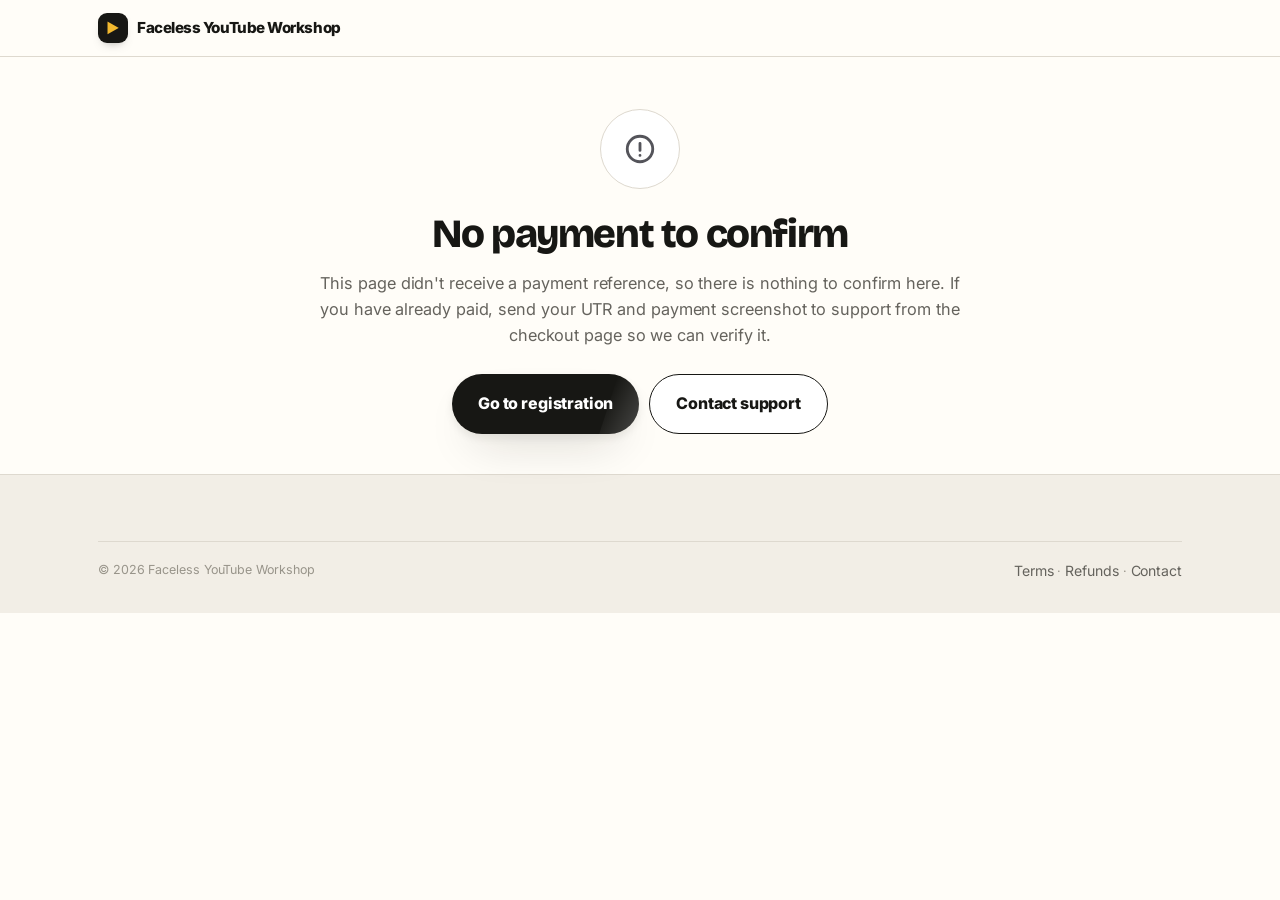
<file: success.html>
<!DOCTYPE html>
<html lang="en">
<head>
<meta charset="utf-8">
<meta name="viewport" content="width=device-width,initial-scale=1,viewport-fit=cover">
<title>Registration — Faceless YouTube Workshop</title>
<meta name="robots" content="noindex">
<link rel="icon" href="data:image/svg+xml,<svg xmlns='http://www.w3.org/2000/svg' viewBox='0 0 100 100'><rect width='100' height='100' rx='22' fill='%23000'/><path d='M38 30l30 20-30 20z' fill='%23ffc42e'/></svg>">
<link rel="preconnect" href="https://fonts.googleapis.com">
<link rel="preconnect" href="https://fonts.gstatic.com" crossorigin>
<link rel="stylesheet" href="https://fonts.googleapis.com/css2?family=Bricolage+Grotesque:opsz,wght@12..96,700;12..96,800&family=Inter:wght@400;500;600;700;800&display=swap">
<link rel="stylesheet" href="css/style.css">
</head>
<body>

<header class="nav">
  <div class="wrap nav__inner">
    <a class="brand" href="index.html"><span class="brand__mark" aria-hidden="true">▶</span><span data-cfg="brandName">Workshop</span></a>
  </div>
</header>

<main class="wrap">
  <div class="status" id="status"></div>
</main>

<footer class="foot">
  <div class="wrap">
    <div class="foot__legal">
      <span>© <span id="year"></span> <span data-cfg="businessName"></span></span>
      <span><a href="terms.html">Terms</a> · <a href="refund.html">Refunds</a> · <a href="contact.html">Contact</a></span>
    </div>
  </div>
</footer>

<script src="js/config.js"></script>
<script>
(function(){
  "use strict";
  var C = window.CONFIG || {};
  var q = new URLSearchParams(location.search);
  var esc = function(s){return String(s==null?"":s).replace(/[&<>"']/g,function(c){
    return {"&":"&amp;","<":"&lt;",">":"&gt;",'"':"&quot;","'":"&#39;"}[c];});};

  Array.prototype.forEach.call(document.querySelectorAll("[data-cfg]"),function(el){
    var v=C[el.getAttribute("data-cfg")];
    if(v) el.textContent=v;
  });
  document.getElementById("year").textContent=new Date().getFullYear();

    /* This legacy page is retained for old links. Direct UPI confirmation
      happens through the WhatsApp/email actions on checkout.html. */
  var paymentId = q.get("payment_id") || "";
  var orderId   = q.get("order_id") || "";

  var reg = {};
  try { reg = JSON.parse(sessionStorage.getItem("reg") || "{}"); } catch(e){}

  var el = document.getElementById("status");

  if (!paymentId) {
    /* Reached directly, or without any payment reference. Say so plainly
       instead of showing a confirmation nobody earned. */
    el.innerHTML =
      '<div class="status__icon status__icon--no" aria-hidden="true">' +
        '<svg width="34" height="34" viewBox="0 0 24 24" fill="none" stroke="#54545a" stroke-width="2" stroke-linecap="round"><circle cx="12" cy="12" r="9"/><path d="M12 8v5M12 16.5v.01"/></svg>' +
      '</div>' +
      '<h1>No payment to confirm</h1>' +
      '<p class="status__lead">This page didn\'t receive a payment reference, so there is nothing to confirm here. ' +
      'If you have already paid, send your UTR and payment screenshot to support from the checkout page so we can verify it.</p>' +
      '<div class="status__actions">' +
        '<a class="btn btn--primary" href="checkout.html">Go to registration</a>' +
        '<a class="btn btn--ghost" href="contact.html">Contact support</a>' +
      '</div>';
    return;
  }

  var rows = [
    reg.name ? ["Name", reg.name] : null,
    ["Payment reference", paymentId],
    orderId ? ["Order reference", orderId] : null,
    ["Workshop", C.workshopName],
    ["Date", C.workshopDate + (C.workshopDay ? " (" + C.workshopDay + ")" : "")],
    ["Time", C.workshopTime],
    ["Duration", C.duration],
    ["Where", C.format + (C.platform ? " on " + C.platform : "")],
    reg.email ? ["Joining link goes to", reg.email] : null
  ].filter(Boolean);

  el.innerHTML =
    '<div class="status__icon status__icon--ok" aria-hidden="true">' +
      '<svg width="36" height="36" viewBox="0 0 24 24" fill="none" stroke="#000" stroke-width="3" stroke-linecap="round" stroke-linejoin="round"><path d="M20 6L9 17l-5-5"/></svg>' +
    '</div>' +
    '<h1>You\'re registered 🎉</h1>' +
    '<p class="status__lead">' +
      (reg.name ? "Thanks, " + esc(reg.name.split(" ")[0]) + ". " : "") +
      'Your payment reference was received. We will verify the UTR and confirm your seat by email or WhatsApp.</p>' +
    '<div class="details">' +
      rows.map(function(r){
        return '<div class="details__row"><span>' + esc(r[0]) + '</span><b>' + esc(r[1]) + '</b></div>';
      }).join("") +
    '</div>' +
    '<div class="details" style="margin-top:14px">' +
      '<div class="details__row" style="display:block">' +
        '<span style="display:block;margin-bottom:8px">How to join</span>' +
        '<b style="display:block;text-align:left;font-weight:500;line-height:1.6">' +
          'The joining link is sent to your email and WhatsApp before the session starts. ' +
          'Check your spam folder if it hasn\'t arrived on the morning of the workshop, then message support. ' +
          'Join a few minutes early on a stable connection.' +
        '</b>' +
      '</div>' +
    '</div>' +
    '<div class="status__actions">' +
      (C.whatsappNumber ? '<a class="btn btn--primary" href="https://wa.me/' + esc(C.whatsappNumber) + '">Message support on WhatsApp</a>' : '') +
      (C.supportEmail ? '<a class="btn btn--ghost" href="mailto:' + esc(C.supportEmail) + '">Email ' + esc(C.supportEmail) + '</a>' : '') +
    '</div>' +
    '<p class="fineprint" style="margin-top:22px">Keep your UTR and payment screenshot until your seat is confirmed.</p>';
})();
</script>
</body>
</html>
</file>
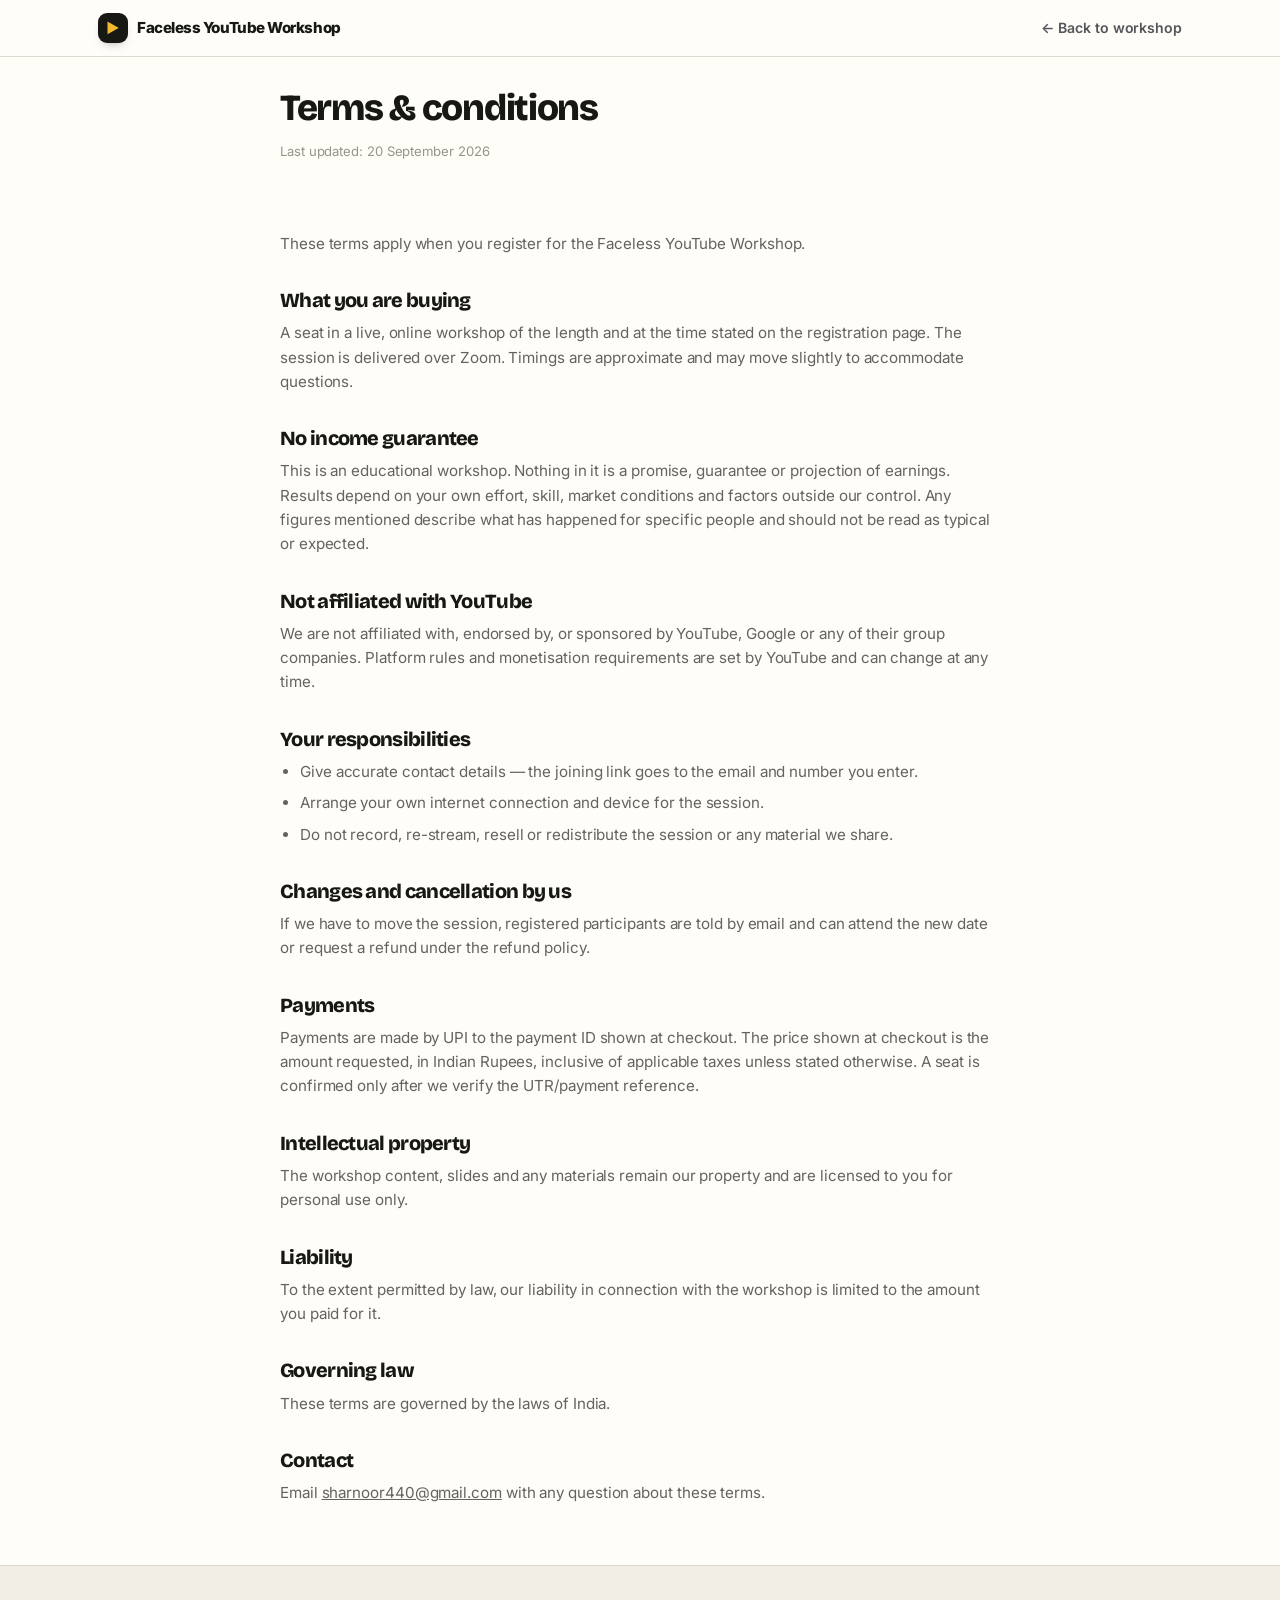
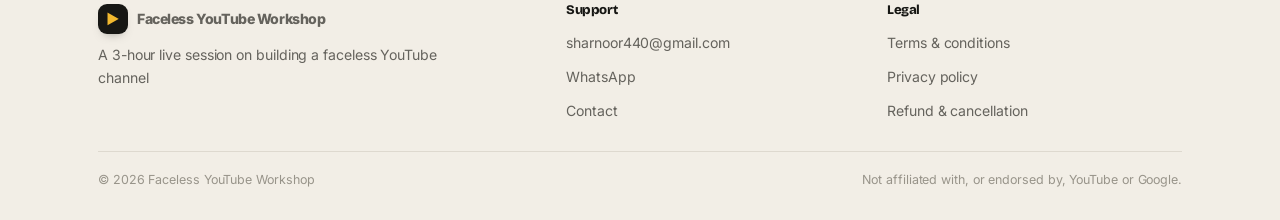
<file: terms.html>
<!DOCTYPE html>
<html lang="en">
<head>
<meta charset="utf-8">
<meta name="viewport" content="width=device-width,initial-scale=1,viewport-fit=cover">
<title>Terms & conditions — Workshop</title>
<meta name="description" content="The terms that apply when you register for the workshop.">
<link rel="icon" href="data:image/svg+xml,<svg xmlns='http://www.w3.org/2000/svg' viewBox='0 0 100 100'><rect width='100' height='100' rx='22' fill='%23000'/><path d='M38 30l30 20-30 20z' fill='%23ffc42e'/></svg>">
<link rel="preconnect" href="https://fonts.googleapis.com">
<link rel="preconnect" href="https://fonts.gstatic.com" crossorigin>
<link rel="stylesheet" href="https://fonts.googleapis.com/css2?family=Bricolage+Grotesque:opsz,wght@12..96,700;12..96,800&family=Inter:wght@400;500;600;700;800&display=swap">
<link rel="stylesheet" href="css/style.css">
</head>
<body>

<header class="nav">
  <div class="wrap nav__inner">
    <a class="brand" href="index.html"><span class="brand__mark" aria-hidden="true">&#9654;</span><span data-cfg="brandName">Workshop</span></a>
    <a href="index.html" style="font-size:.88rem;font-weight:600;text-decoration:none;color:#54545a">&larr; Back to workshop</a>
  </div>
</header>

<main class="wrap">

  <div class="page-head legal">
    <h1>Terms &amp; conditions</h1>
    <p class="updated">Last updated: 20 September 2026</p>
  </div>
  <div class="legal">
    <p>These terms apply when you register for the Faceless YouTube Workshop.</p>

    <h2>What you are buying</h2>
    <p>A seat in a live, online workshop of the length and at the time stated on the registration page. The session is delivered over Zoom. Timings are approximate and may move slightly to accommodate questions.</p>

    <h2>No income guarantee</h2>
    <p>This is an educational workshop. Nothing in it is a promise, guarantee or projection of earnings. Results depend on your own effort, skill, market conditions and factors outside our control. Any figures mentioned describe what has happened for specific people and should not be read as typical or expected.</p>

    <h2>Not affiliated with YouTube</h2>
    <p>We are not affiliated with, endorsed by, or sponsored by YouTube, Google or any of their group companies. Platform rules and monetisation requirements are set by YouTube and can change at any time.</p>

    <h2>Your responsibilities</h2>
    <ul>
      <li>Give accurate contact details — the joining link goes to the email and number you enter.</li>
      <li>Arrange your own internet connection and device for the session.</li>
      <li>Do not record, re-stream, resell or redistribute the session or any material we share.</li>
    </ul>

    <h2>Changes and cancellation by us</h2>
    <p>If we have to move the session, registered participants are told by email and can attend the new date or request a refund under the refund policy.</p>

    <h2>Payments</h2>
    <p>Payments are made by UPI to the payment ID shown at checkout. The price shown at checkout is the amount requested, in Indian Rupees, inclusive of applicable taxes unless stated otherwise. A seat is confirmed only after we verify the UTR/payment reference.</p>

    <h2>Intellectual property</h2>
    <p>The workshop content, slides and any materials remain our property and are licensed to you for personal use only.</p>

    <h2>Liability</h2>
    <p>To the extent permitted by law, our liability in connection with the workshop is limited to the amount you paid for it.</p>

    <h2>Governing law</h2>
    <p>These terms are governed by the laws of India.</p>

    <h2>Contact</h2>
    <p>Email <a href="#" data-cfg-link="email"></a> with any question about these terms.</p>
  </div>

</main>

<footer class="foot">
  <div class="wrap">
    <div class="foot__grid">
      <div class="foot__about">
        <a class="brand" href="index.html"><span class="brand__mark" aria-hidden="true">&#9654;</span><span data-cfg="brandName">Workshop</span></a>
        <p data-cfg="tagline"></p>
      </div>
      <div>
        <h4>Support</h4>
        <ul>
          <li><a href="#" data-cfg-link="email"></a></li>
          <li><a href="#" data-cfg-link="whatsapp">WhatsApp</a></li>
          <li><a href="contact.html">Contact</a></li>
        </ul>
      </div>
      <div>
        <h4>Legal</h4>
        <ul>
          <li><a href="terms.html">Terms &amp; conditions</a></li>
          <li><a href="privacy.html">Privacy policy</a></li>
          <li><a href="refund.html">Refund &amp; cancellation</a></li>
        </ul>
      </div>
    </div>
    <div class="foot__legal">
      <span>&copy; <span id="year"></span> <span data-cfg="businessName"></span></span>
      <span>Not affiliated with, or endorsed by, YouTube or Google.</span>
    </div>
  </div>
</footer>

<script src="js/config.js"></script>
<script>
(function(){
  var C = window.CONFIG || {};
  Array.prototype.forEach.call(document.querySelectorAll("[data-cfg]"),function(el){
    var v=C[el.getAttribute("data-cfg")]; if(v) el.textContent=v;
  });
  Array.prototype.forEach.call(document.querySelectorAll("[data-cfg-link]"),function(el){
    var t=el.getAttribute("data-cfg-link");
    if(t==="email"&&C.supportEmail){el.href="mailto:"+C.supportEmail;el.textContent=C.supportEmail;}
    else if(t==="whatsapp"){ if(C.whatsappNumber) el.href="https://wa.me/"+C.whatsappNumber; else el.remove(); }
    else if(t==="phone"&&C.supportPhone){el.href="tel:"+String(C.supportPhone).replace(/\s/g,"");el.textContent=C.supportPhone;}
  });
  var y=document.getElementById("year"); if(y) y.textContent=new Date().getFullYear();
  var h=document.getElementById("hours"); if(h&&C.supportHours) h.textContent=C.supportHours;
})();
</script>
</body>
</html>
</file>
<file: css/style.css>
/* =========================================================
   Workshop landing page — stylesheet
   Mobile-first (320px up). Breakpoints: 600 / 900 / 1200
   ========================================================= */

:root{
  --paper:#fffdf8;
  --paper-2:#f2eee6;
  --grey-page:#eeece7;
  --ink:#171714;
  --ink-soft:#65635d;
  --ink-faint:#98948a;
  --rule:#ded9cf;

  --gold:#f2b92f;
  --gold-deep:#b96d08;
  --gold-bar-a:#e7a91d;
  --gold-bar-b:#f7ce58;
  --gold-wash:#fff1c7;
  --gold-wash-2:#fbf5e6;

  --red:#ff0000;
  --ok:#1a7f5a;
  --bad:#d22d1e;

  --r-sm:10px;
  --r-md:16px;
  --r-lg:24px;
  --r-pill:999px;

  --shadow-card:0 1px 2px rgba(24,21,16,.04), 0 16px 34px -20px rgba(24,21,16,.22);
  --shadow-lift:0 4px 8px rgba(24,21,16,.08), 0 22px 48px -22px rgba(24,21,16,.32);

  --gutter:18px;
  --maxw:1120px;
  --sticky-h:88px;
}

*,*::before,*::after{box-sizing:border-box}

html{-webkit-text-size-adjust:100%;scroll-behavior:smooth;overflow-x:hidden}
@media (prefers-reduced-motion:reduce){
  html{scroll-behavior:auto}
  *,*::before,*::after{animation-duration:.001ms!important;transition-duration:.001ms!important}
}

body{
  margin:0;
  background:var(--paper);
  color:var(--ink);
  font-family:"Inter",-apple-system,BlinkMacSystemFont,"Segoe UI",Roboto,"Helvetica Neue",Arial,sans-serif;
  font-size:16px;line-height:1.6;letter-spacing:-.005em;
  -webkit-font-smoothing:antialiased;
  padding-bottom:calc(var(--sticky-h) + env(safe-area-inset-bottom));
  overflow-x:hidden;
}
@media (min-width:900px){ body{padding-bottom:0} }

img{max-width:100%;display:block;height:auto}
a{color:inherit}
p{margin:0}

h1,h2,h3,h4{
  font-family:"Bricolage Grotesque","Inter",system-ui,sans-serif;
  font-weight:800;line-height:1.06;letter-spacing:-.035em;margin:0;text-wrap:balance;
}
h1{font-size:clamp(2.1rem,9.2vw,3.1rem);line-height:1.08}
h2{font-size:clamp(1.7rem,6.6vw,2.4rem)}
h3{font-size:1.06rem;letter-spacing:-.02em;line-height:1.28}

:focus-visible{outline:3px solid var(--ink);outline-offset:3px;border-radius:6px}

/* ---------- layout ---------- */
.wrap{width:100%;max-width:var(--maxw);margin-inline:auto;padding-inline:var(--gutter)}
.wrap--narrow{max-width:820px}
.section{padding-block:64px}
.section--tint{background:var(--paper-2);border-block:1px solid var(--rule)}
.section--gold{background:var(--gold-wash-2)}
@media (min-width:900px){ .section{padding-block:88px} }

.section__head{margin-bottom:26px}
.section__head--center{margin-inline:auto;text-align:center;max-width:36ch}
.section__head p{margin-top:12px;color:var(--ink-soft)}

/* ---------- announcement bar ---------- */
.announce{
  background:linear-gradient(180deg,var(--gold-bar-b),var(--gold-bar-a));
  color:var(--ink);text-align:center;
  font-weight:800;font-size:.86rem;letter-spacing:-.02em;
  padding:11px 14px;line-height:1.3;
}
.announce .sep{opacity:.55;padding-inline:4px}
@media (min-width:600px){ .announce{font-size:.95rem} }

/* ---------- nav ---------- */
.nav{position:sticky;top:0;z-index:40;background:rgba(255,253,248,.9);backdrop-filter:blur(14px);border-bottom:1px solid var(--rule)}
.nav__inner{display:flex;align-items:center;justify-content:space-between;gap:16px;min-height:56px}
.brand{display:flex;align-items:center;gap:9px;font-weight:800;font-size:.95rem;text-decoration:none;letter-spacing:-.03em}
.brand__mark{width:30px;height:30px;border-radius:9px;background:var(--ink);color:var(--gold);display:grid;place-items:center;font-size:14px;font-weight:800;flex:none;box-shadow:0 5px 12px -8px rgba(0,0,0,.7)}
.nav__links{display:none;gap:24px;font-size:.9rem;color:var(--ink-soft)}
.nav__links a{text-decoration:none}
.nav__links a:hover{color:var(--ink)}
@media (min-width:900px){ .nav__links{display:flex} }
.nav .btn{padding:10px 18px;font-size:.84rem}
.nav__cta{display:none}
@media (min-width:900px){ .nav__cta{display:inline-flex} }

/* ---------- buttons ---------- */
.btn{
  display:inline-flex;align-items:center;justify-content:center;gap:9px;
  font:inherit;font-weight:800;letter-spacing:-.01em;
  border:0;border-radius:var(--r-pill);cursor:pointer;
  padding:16px 26px;text-decoration:none;text-align:center;
  transition:transform .14s ease,box-shadow .2s ease,background .2s ease;
}
.btn:active{transform:translateY(1px)}
.btn--primary{background:var(--ink);color:#fff;box-shadow:var(--shadow-lift);position:relative;overflow:hidden}
.btn--primary::after{
  content:"";position:absolute;top:0;bottom:0;width:36%;right:-20%;
  background:linear-gradient(100deg,transparent,rgba(255,255,255,.16),transparent);
  transform:skewX(-18deg);
}
.btn--primary:hover{background:#1c1c1a}
.btn--gold{background:var(--gold);color:var(--ink);box-shadow:0 14px 30px -16px rgba(233,164,0,.95)}
.btn--gold:hover{background:var(--gold-deep)}
.btn--ghost{background:#fff;color:var(--ink);border:1.6px solid var(--ink)}
.btn--block{display:flex;width:100%}
.btn--lg{padding:20px 26px;font-size:1.06rem}
.btn[disabled]{opacity:.45;cursor:not-allowed;box-shadow:none}
.btn[disabled]::after{display:none}

.cta-note{margin-top:12px;font-size:.82rem;color:var(--ink-faint);text-align:center}

/* CTA block with the floating seats badge, as in the reference */
.cta-block{position:relative;max-width:520px;margin-inline:auto;padding-top:16px}
.cta-block .btn{width:100%}
.seat-chip{
  position:absolute;top:0;right:6px;z-index:2;
  background:#fff;border:1.8px solid var(--gold);border-radius:var(--r-pill);
  padding:7px 15px;font-size:.82rem;font-weight:800;letter-spacing:-.02em;
  box-shadow:0 6px 16px -8px rgba(0,0,0,.3);white-space:nowrap;
}

/* ---------- price ---------- */
.price{display:flex;align-items:baseline;justify-content:center;gap:10px;flex-wrap:wrap}
.price__was{color:var(--ink-faint);text-decoration:line-through;font-size:1.15rem;font-weight:600}
.price__now{font-family:"Bricolage Grotesque",sans-serif;font-weight:800;font-size:2.1rem;letter-spacing:-.045em}
.price__tag{font-size:.92rem;font-weight:600;color:var(--ink-soft)}

/* ---------- hero ---------- */
.hero{padding-block:54px 58px;text-align:center;position:relative;overflow:hidden;background:linear-gradient(180deg,rgba(242,238,230,.75),rgba(255,253,248,0) 78%),repeating-linear-gradient(90deg,transparent 0 78px,rgba(222,217,207,.25) 79px,transparent 80px)}
.hero::before{content:"";position:absolute;inset:0;pointer-events:none;background:radial-gradient(ellipse at 50% -18%,rgba(242,185,47,.24),transparent 57%)}
.hero .wrap{position:relative}
@media (min-width:900px){ .hero{padding-block:60px 70px} }
.hero__eyebrow{
  display:inline-flex;align-items:center;gap:8px;margin-bottom:18px;padding:7px 12px;
  border:1px solid rgba(185,109,8,.28);border-radius:var(--r-pill);background:rgba(255,241,199,.72);
  color:var(--gold-deep);font-size:.76rem;font-weight:800;letter-spacing:.04em;text-transform:uppercase;
}
.hero__eyebrow-dot{width:7px;height:7px;border-radius:50%;background:#df3c2f;box-shadow:0 0 0 4px rgba(223,60,47,.12)}
.hero h1{margin-inline:auto;max-width:14ch}
@media (min-width:900px){ .hero h1{max-width:18ch} }
.hero .gold{color:var(--gold-deep);text-shadow:0 1px 0 rgba(255,255,255,.8)}
.hero .yt{
  display:inline-block;background:var(--red);color:#fff;
  border-radius:14px;padding:.04em .34em .12em;margin-top:.12em;
  letter-spacing:-.03em;
}
.hero__sub{margin-top:20px;font-size:1.1rem;color:var(--ink-soft);max-width:28ch;margin-inline:auto;font-weight:500}
@media (min-width:900px){ .hero__sub{font-size:1.25rem;max-width:44ch} }
.hero__trust{margin:16px auto 0;color:var(--ink-soft);font-size:.88rem;font-weight:600}
.hero__trust span{color:var(--gold-deep);font-size:1.1rem;margin-right:4px}

/* date / time / duration pill strip */
.facts{
  display:flex;align-items:center;justify-content:center;gap:6px;
  background:rgba(255,253,248,.86);border:1px solid var(--rule);border-radius:var(--r-pill);
  padding:14px 10px;margin:26px auto 0;max-width:640px;flex-wrap:wrap;
}
.fact{display:flex;align-items:center;gap:8px;padding-inline:8px;font-weight:700;font-size:.95rem;letter-spacing:-.02em}
.fact svg{flex:none}
.fact + .fact{border-left:1px solid rgba(0,0,0,.12)}
@media (max-width:359px){
  .facts{flex-direction:column;border-radius:var(--r-lg);gap:10px}
  .fact + .fact{border-left:0}
}
.fact--live{color:var(--ink)}
.fact--live .dot{width:8px;height:8px;border-radius:50%;background:#e0392b;box-shadow:0 0 0 3px rgba(224,57,43,.18)}

/* seats + honest deadline */
.hero__meta{margin-top:18px;display:grid;gap:10px;justify-items:center}
.seats-bar{height:6px;border-radius:99px;background:#eceae3;overflow:hidden;width:100%;max-width:320px}
.seats-bar span{display:block;height:100%;background:linear-gradient(90deg,var(--gold),var(--gold-deep));border-radius:99px}
.seats-text{font-size:.85rem;color:var(--ink-soft);font-weight:600}
.seats-text b{color:var(--ink)}
.countdown{font-size:.85rem;color:var(--ink-soft)}
.countdown b{font-variant-numeric:tabular-nums;color:var(--ink)}

/* ---------- video ---------- */
.video-zone{position:relative;padding-block:24px 8px;margin-inline:auto;max-width:900px}
.video-zone::before,.video-zone::after{
  content:"";position:absolute;width:190px;height:190px;z-index:0;pointer-events:none;
  background:var(--gold);opacity:.9;
  clip-path:polygon(0 38%,55% 38%,55% 0,100% 50%,55% 100%,55% 62%,0 62%);
}
.video-zone::before{left:-96px;top:14px;transform:rotate(-24deg)}
.video-zone::after{right:-96px;bottom:6px;transform:rotate(156deg)}
@media (min-width:900px){
  .video-zone::before{left:-40px}
  .video-zone::after{right:-40px}
}
.video{
  position:relative;z-index:1;border-radius:var(--r-lg);overflow:hidden;
  background:#111;aspect-ratio:16/9;box-shadow:var(--shadow-lift);border:5px solid rgba(255,255,255,.72);
  max-width:860px;margin-inline:auto;
}
.video iframe{position:absolute;inset:0;width:100%;height:100%;border:0}
.video__btn{
  position:absolute;inset:0;width:100%;height:100%;padding:0;border:0;cursor:pointer;
  display:grid;place-items:center;background:#111 center/cover no-repeat;
}
.video__btn::after{content:"";position:absolute;inset:0;background:rgba(0,0,0,.25)}
.video__play{
  position:relative;z-index:1;width:74px;height:74px;border-radius:50%;
  background:rgba(255,255,255,.92);display:grid;place-items:center;
  box-shadow:0 12px 34px rgba(0,0,0,.45);transition:transform .18s ease;
}
.video__btn:hover .video__play{transform:scale(1.07)}
.video__play svg{margin-left:4px}
.video__ph{
  position:absolute;inset:0;display:grid;place-content:center;justify-items:center;gap:12px;
  background:repeating-linear-gradient(135deg,#151515 0 14px,#1c1c1c 14px 28px);
  color:#bdbdb8;text-align:center;padding:24px;
}
.video__ph strong{color:#fff;font-weight:700;font-size:1rem}
.video__ph span{font-size:.82rem;max-width:34ch;line-height:1.5}
.video__ph-kicker{color:var(--gold-bar-b)!important;text-transform:uppercase;font-size:.7rem!important;font-weight:800;letter-spacing:.12em}

/* ---------- rating strip ---------- */
.rating{display:flex;align-items:center;justify-content:center;gap:14px;flex-wrap:wrap;margin-top:28px}
.avatars{display:flex}
.avatars img,.avatars .ava-ph{
  width:44px;height:44px;border-radius:50%;object-fit:cover;border:2.5px solid #fff;
  margin-left:-12px;background:var(--gold-wash);display:grid;place-items:center;
  font-size:.8rem;font-weight:800;color:var(--gold-deep);
}
.avatars :first-child{margin-left:0}
.rating__chip{
  background:var(--gold-wash);border-radius:12px;padding:10px 16px;
  font-weight:800;font-size:1.15rem;display:flex;align-items:center;gap:7px;letter-spacing:-.03em;
}
.rating__line{width:100%;text-align:center;font-weight:700;font-size:1.05rem;letter-spacing:-.02em}
.rating__src{width:100%;text-align:center;font-size:.8rem;color:var(--ink-faint)}

/* ---------- cards ---------- */
.grid{display:grid;gap:14px}
@media (min-width:640px){ .grid--2{grid-template-columns:repeat(2,1fr)} }
@media (min-width:900px){
  .grid--3{grid-template-columns:repeat(3,1fr)}
  .grid--4{grid-template-columns:repeat(4,1fr)}
  .grid{gap:18px}
}
.card{background:rgba(255,255,255,.82);border:1px solid var(--rule);border-radius:14px;padding:22px;box-shadow:var(--shadow-card);transition:transform .2s ease,box-shadow .2s ease}
.card:hover{transform:translateY(-3px);box-shadow:var(--shadow-lift)}
.card h3{margin-bottom:7px}
.card p{color:var(--ink-soft);font-size:.93rem}
.card__icon{
  width:40px;height:40px;border-radius:12px;background:var(--gold-wash);
  display:grid;place-items:center;margin-bottom:14px;border:1px solid #f0e2b8;
}

.who{background:rgba(255,255,255,.82);border:1px solid var(--rule);border-radius:14px;padding:20px;display:flex;gap:13px;align-items:flex-start;box-shadow:var(--shadow-card)}
.who__mark{width:10px;height:10px;border-radius:50%;background:var(--gold);box-shadow:0 0 0 3px var(--gold-wash);margin-top:8px;flex:none}
.who h3{font-size:1rem}
.who p{font-size:.9rem;color:var(--ink-soft);margin-top:4px}

.incl-list{background:rgba(255,255,255,.82);border:1px solid var(--rule);border-radius:14px;padding:6px 24px;box-shadow:var(--shadow-card);max-width:720px;margin-inline:auto}
.incl{display:flex;gap:13px;align-items:flex-start;padding:16px 0;border-bottom:1px solid var(--rule)}
.incl:last-child{border-bottom:0}
.incl__tick{width:25px;height:25px;border-radius:50%;background:var(--gold);flex:none;display:grid;place-items:center;margin-top:1px}
.incl h3{font-size:.98rem}
.incl p{font-size:.89rem;color:var(--ink-soft);margin-top:3px}

/* ---------- agenda ---------- */
.agenda{position:relative;padding-left:62px;max-width:620px;margin-inline:auto}
.agenda::before{content:"";position:absolute;left:49px;top:10px;bottom:10px;width:2px;background:var(--rule)}
.agenda__item{position:relative;padding-bottom:26px}
.agenda__item:last-child{padding-bottom:0}
.agenda__time{position:absolute;left:-62px;top:-1px;width:44px;text-align:right;font-weight:800;font-size:.86rem;font-variant-numeric:tabular-nums;letter-spacing:-.03em}
.agenda__dot{position:absolute;left:-16px;top:6px;width:12px;height:12px;border-radius:50%;background:var(--gold);border:2.5px solid #fff;box-shadow:0 0 0 1.5px var(--gold-deep)}
.agenda h3{font-size:1rem}
.agenda p{font-size:.89rem;color:var(--ink-soft);margin-top:3px}

/* ---------- testimonials (horizontal scroller, as in reference) ---------- */
.scroller{
  display:grid;grid-auto-flow:column;grid-auto-columns:82%;gap:14px;
  overflow-x:auto;scroll-snap-type:x mandatory;
  padding:4px var(--gutter) 18px;margin-inline:calc(var(--gutter) * -1);
  -webkit-overflow-scrolling:touch;scrollbar-width:none;
}
.scroller::-webkit-scrollbar{display:none}
.scroller > *{scroll-snap-align:center}
@media (min-width:640px){ .scroller{grid-auto-columns:44%} }
@media (min-width:900px){
  .scroller{grid-auto-flow:row;grid-template-columns:repeat(3,1fr);overflow:visible;margin-inline:0;padding-inline:0;gap:18px}
}
.tcard{background:#fff;border:1px solid var(--rule);border-radius:var(--r-lg);padding:20px;box-shadow:var(--shadow-card);display:flex;flex-direction:column}
.tcard__text{font-size:.98rem;color:var(--ink);font-style:italic;line-height:1.55;flex:1}
.tcard__who{display:flex;align-items:center;gap:12px;margin-top:18px}
.tcard__ava{width:46px;height:46px;border-radius:50%;object-fit:cover;flex:none;background:var(--gold-wash);display:grid;place-items:center;font-weight:800;color:var(--gold-deep)}
.tcard__name{font-weight:800;font-size:.98rem;letter-spacing:-.02em}
.tcard__stars{color:var(--gold-deep);letter-spacing:2px;font-size:.92rem;margin-top:2px}
.dev-note{margin-top:14px;font-size:.78rem;color:var(--ink-faint);text-align:center;border:1px dashed var(--rule);border-radius:var(--r-sm);padding:10px 14px}

/* ---------- trust ---------- */
.trust{display:grid;gap:10px}
@media (min-width:700px){ .trust{grid-template-columns:repeat(2,1fr)} }
.trust__row{display:flex;gap:11px;align-items:flex-start;background:#fff;border:1px solid var(--rule);border-radius:var(--r-sm);padding:15px 16px}
.trust__row svg{flex:none;margin-top:2px}
.trust__row b{display:block;font-size:.93rem}
.trust__row span{font-size:.85rem;color:var(--ink-soft)}

/* ---------- FAQ ---------- */
.faq{max-width:760px;margin-inline:auto;border-top:1px solid var(--rule)}
.faq__item{border-bottom:1px solid var(--rule)}
.faq__q{width:100%;background:none;border:0;padding:20px 44px 20px 0;font:inherit;font-weight:700;font-size:1rem;text-align:left;cursor:pointer;position:relative;color:inherit;letter-spacing:-.02em}
.faq__q::after{
  content:"";position:absolute;right:10px;top:50%;width:11px;height:11px;
  border-right:2.5px solid var(--ink);border-bottom:2.5px solid var(--ink);
  transform:translateY(-70%) rotate(45deg);transition:transform .25s ease;
}
.faq__item.open .faq__q::after{transform:translateY(-20%) rotate(225deg)}
.faq__a{overflow:hidden;height:0;transition:height .28s ease}
.faq__a p{padding:0 0 20px;color:var(--ink-soft);font-size:.94rem;max-width:66ch}

/* ---------- final CTA ---------- */
.final{background:linear-gradient(145deg,#171714,#292720);color:#fff;border-radius:14px;padding:46px 22px;text-align:center;box-shadow:var(--shadow-lift);position:relative;overflow:hidden}
.final::before{content:"";position:absolute;inset:0;pointer-events:none;background:linear-gradient(120deg,rgba(242,185,47,.16),transparent 42%)}
.final > *{position:relative}
@media (min-width:900px){ .final{padding:66px 40px} }
.final h2{color:#fff}
.final p{color:#b5b5ae;margin-top:14px;max-width:44ch;margin-inline:auto}
.final .price{margin-top:24px}
.final .price__was{color:#87877f}
.final .price__now{color:var(--gold)}
.final .cta-block{margin-top:20px}
.final .seat-chip{background:#fff}
.final__meta{margin-top:18px;font-size:.82rem;color:#87877f}

/* ---------- footer ---------- */
.foot{border-top:1px solid var(--rule);padding-block:38px 30px;background:var(--paper-2)}
.foot__grid{display:grid;gap:26px}
@media (min-width:800px){ .foot__grid{grid-template-columns:1.5fr 1fr 1fr} }
.foot h4{font-size:.82rem;font-weight:800;margin-bottom:12px}
.foot ul{list-style:none;padding:0;margin:0;display:grid;gap:8px}
.foot a{font-size:.88rem;color:var(--ink-soft);text-decoration:none}
.foot a:hover{color:var(--ink);text-decoration:underline}
.foot__about p{font-size:.88rem;color:var(--ink-soft);margin-top:10px;max-width:42ch}
.foot__legal{margin-top:28px;padding-top:18px;border-top:1px solid var(--rule);font-size:.78rem;color:var(--ink-faint);display:flex;gap:12px;flex-wrap:wrap;justify-content:space-between}

/* ---------- sticky mobile bar (pale gold, as in reference) ---------- */
.sticky{
  position:fixed;left:0;right:0;bottom:0;z-index:50;
  background:linear-gradient(180deg,var(--gold-wash-2),var(--gold-wash));
  border-top:1px solid #f0e2b8;
  padding:12px var(--gutter) calc(12px + env(safe-area-inset-bottom));
  display:flex;align-items:center;gap:12px;
  box-shadow:0 -10px 26px -20px rgba(0,0,0,.6);
  transition:transform .28s ease;
}
.sticky.is-down{transform:translateY(120%)}
.sticky__price{flex:1;min-width:0;line-height:1.2}
.sticky__price .row{display:flex;align-items:baseline;gap:7px;flex-wrap:wrap}
.sticky__price .was{font-size:1rem;color:#7d7a72;text-decoration:line-through;font-weight:700}
.sticky__price .now{font-family:"Bricolage Grotesque",sans-serif;font-weight:800;font-size:1.35rem;letter-spacing:-.04em}
.sticky__price .when{font-size:.76rem;color:var(--ink-soft);font-weight:600;margin-top:2px}
.sticky .btn{flex:none;padding:15px 20px;font-size:.92rem}
.sticky__chip{
  position:absolute;top:-16px;right:var(--gutter);
  background:#fff;border:1.8px solid var(--gold);border-radius:var(--r-pill);
  padding:5px 13px;font-size:.76rem;font-weight:800;box-shadow:0 6px 14px -8px rgba(0,0,0,.35);
}
@media (min-width:900px){ .sticky{display:none!important} }

/* ---------- one gentle reveal ---------- */
.reveal{opacity:0;transform:translateY(14px);transition:opacity .5s ease,transform .5s ease}
.reveal.in{opacity:1;transform:none}
@media (prefers-reduced-motion:reduce){ .reveal{opacity:1;transform:none} }

/* =========================================================
   Checkout + status + legal pages
   ========================================================= */
.page-grey{background:var(--grey-page)}
.page-head{padding-block:32px 6px}
.page-head h1{font-size:clamp(1.7rem,6.4vw,2.3rem)}
.page-head p{margin-top:12px;color:var(--ink-soft);max-width:60ch}

.checkout{display:grid;gap:18px;padding-bottom:52px}
@media (min-width:900px){ .checkout{grid-template-columns:1.2fr .9fr;gap:34px;align-items:start} }

.panel{background:#fff;border:1px solid var(--rule);border-radius:var(--r-lg);padding:22px;box-shadow:var(--shadow-card)}
.panel h2{font-size:1.15rem}
.panel__sub{font-size:.88rem;color:var(--ink-soft);margin-top:4px;margin-bottom:20px}

/* hairline-separated field block, like the reference billing card */
.fieldset{border:1.5px solid var(--rule);border-radius:var(--r-md);overflow:hidden}
.field{position:relative;border-bottom:1.5px solid var(--rule);background:#fff}
.field:last-child{border-bottom:0}
.field label{display:block;font-size:.72rem;font-weight:700;color:var(--ink-faint);padding:10px 16px 0}
.field input{
  width:100%;font:inherit;font-size:1rem;padding:4px 16px 13px;
  border:0;background:transparent;color:var(--ink);
}
.field input:focus{outline:none}
.field:focus-within{background:#fffdf5}
.field.err{background:#fff6f5}
.field.err input{color:var(--bad)}
.field .msg{display:none;font-size:.78rem;color:var(--bad);padding:0 16px 10px}
.field.err .msg{display:block}
.field--phone .wrap-inline{display:flex;align-items:center;gap:8px;padding-left:16px}
.field--phone .cc{font-weight:700;font-size:1rem;color:var(--ink);flex:none}
.field--phone input{padding-left:0}
.hint{font-size:.78rem;color:var(--ink-faint);margin-top:10px}

.coupon{display:flex;gap:8px;margin-top:18px}
.coupon input{
  flex:1;min-width:0;font:inherit;font-size:.95rem;padding:14px 15px;text-transform:uppercase;
  border:1.5px solid var(--rule);border-radius:var(--r-sm);background:#fff;
}
.coupon input:focus{outline:none;border-color:var(--ink)}
.coupon button{flex:none;padding:14px 18px;font-size:.88rem}
.coupon__msg{font-size:.82rem;margin-top:8px}
.coupon__msg.ok{color:var(--ok)}
.coupon__msg.no{color:var(--bad)}

.summary__item{display:flex;gap:12px;align-items:flex-start;padding-bottom:16px;margin-bottom:6px;border-bottom:1px solid var(--rule)}
.summary__item .badge{width:42px;height:42px;border-radius:12px;background:var(--gold);display:grid;place-items:center;flex:none}
.summary__item b{font-size:.96rem;display:block;letter-spacing:-.02em}
.summary__item span{font-size:.82rem;color:var(--ink-soft)}
.summary__row{display:flex;justify-content:space-between;gap:12px;padding:9px 0;font-size:.93rem;color:var(--ink-soft)}
.summary__row.total{border-top:1px solid var(--rule);margin-top:6px;padding-top:14px;color:var(--ink);font-weight:800;font-size:1.15rem;align-items:baseline}
.summary__row .off{color:var(--ok);font-weight:700}

.secure{display:flex;gap:9px;align-items:flex-start;font-size:.8rem;color:var(--ink-soft);margin-top:16px;line-height:1.5}
.methods{display:flex;gap:7px;flex-wrap:wrap;margin-top:14px;justify-content:center}
.methods span{font-size:.72rem;font-weight:700;border:1px solid var(--rule);border-radius:7px;padding:6px 10px;color:var(--ink-soft);background:#fff}
.fineprint{font-size:.78rem;color:var(--ink-faint);margin-top:16px;line-height:1.6;text-align:center}
.fineprint a{color:var(--ink-soft)}

.notice{border:1px solid #f0d89a;background:var(--gold-wash-2);border-radius:var(--r-sm);padding:14px 16px;font-size:.86rem;color:#6b5300;margin-bottom:18px;line-height:1.55}
.notice b{display:block;margin-bottom:3px;color:#463700}

/* status pages */
.status{max-width:640px;margin-inline:auto;text-align:center;padding-block:52px 40px}
.status__icon{width:80px;height:80px;border-radius:50%;display:grid;place-items:center;margin:0 auto 24px}
.status__icon--ok{background:var(--gold)}
.status__icon--no{background:#fff;border:1.5px solid var(--rule)}
.status h1{font-size:clamp(1.8rem,7vw,2.5rem)}
.status__lead{margin-top:14px;color:var(--ink-soft);font-size:1.02rem}
.status__actions{display:grid;gap:10px;margin-top:26px}
@media (min-width:560px){ .status__actions{grid-auto-flow:column;justify-content:center} }
.details{text-align:left;background:#fff;border:1px solid var(--rule);border-radius:var(--r-lg);padding:6px 20px;margin-top:30px;box-shadow:var(--shadow-card)}
.details__row{display:flex;justify-content:space-between;gap:16px;padding:14px 0;border-bottom:1px solid var(--rule);font-size:.93rem}
.details__row:last-child{border-bottom:0}
.details__row span{color:var(--ink-faint)}
.details__row b{text-align:right;font-weight:700;word-break:break-word}

/* legal + contact */
.legal{max-width:720px;margin-inline:auto;padding-bottom:60px}
.legal h2{font-size:1.25rem;margin-top:34px;margin-bottom:8px}
.legal h3{margin-top:22px;margin-bottom:6px}
.legal p,.legal li{color:var(--ink-soft);font-size:.95rem}
.legal p{margin-top:10px}
.legal ul{margin:10px 0 0;padding-left:20px;display:grid;gap:7px}
.legal .updated{font-size:.82rem;color:var(--ink-faint);margin-top:12px}
.ph{background:var(--gold-wash);border-bottom:1.5px solid var(--gold-deep);padding:1px 5px;border-radius:4px;color:#6b5300;font-weight:700}

.contact-grid{display:grid;gap:14px;max-width:720px;margin-inline:auto}
@media (min-width:640px){ .contact-grid{grid-template-columns:repeat(2,1fr)} }
.contact-card{background:#fff;border:1px solid var(--rule);border-radius:var(--r-md);padding:20px;box-shadow:var(--shadow-card)}
.contact-card b{display:block;font-size:.82rem;color:var(--ink-faint);font-weight:700;margin-bottom:6px}
.contact-card a,.contact-card p{font-size:1.02rem;font-weight:700;text-decoration:none;word-break:break-word}

.sr-only{position:absolute;width:1px;height:1px;padding:0;margin:-1px;overflow:hidden;clip:rect(0 0 0 0);white-space:nowrap;border:0}
</file>
